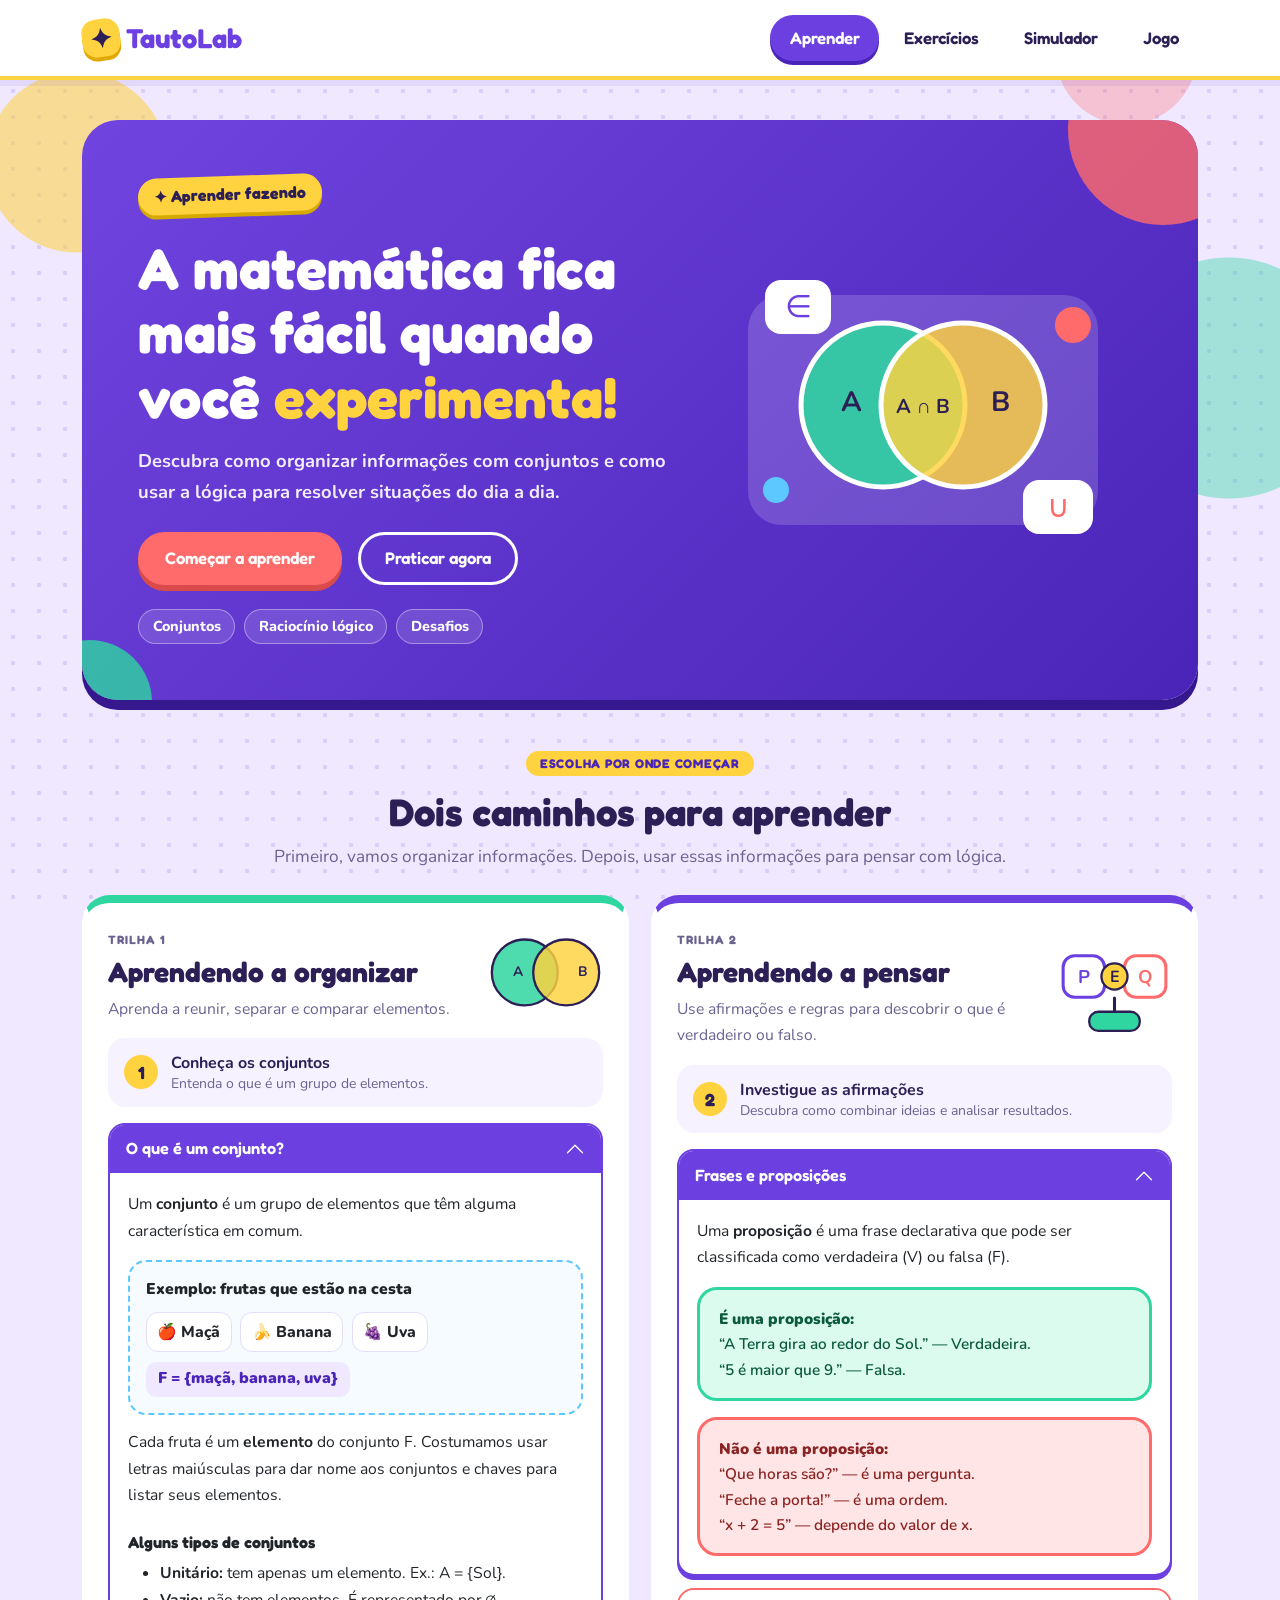
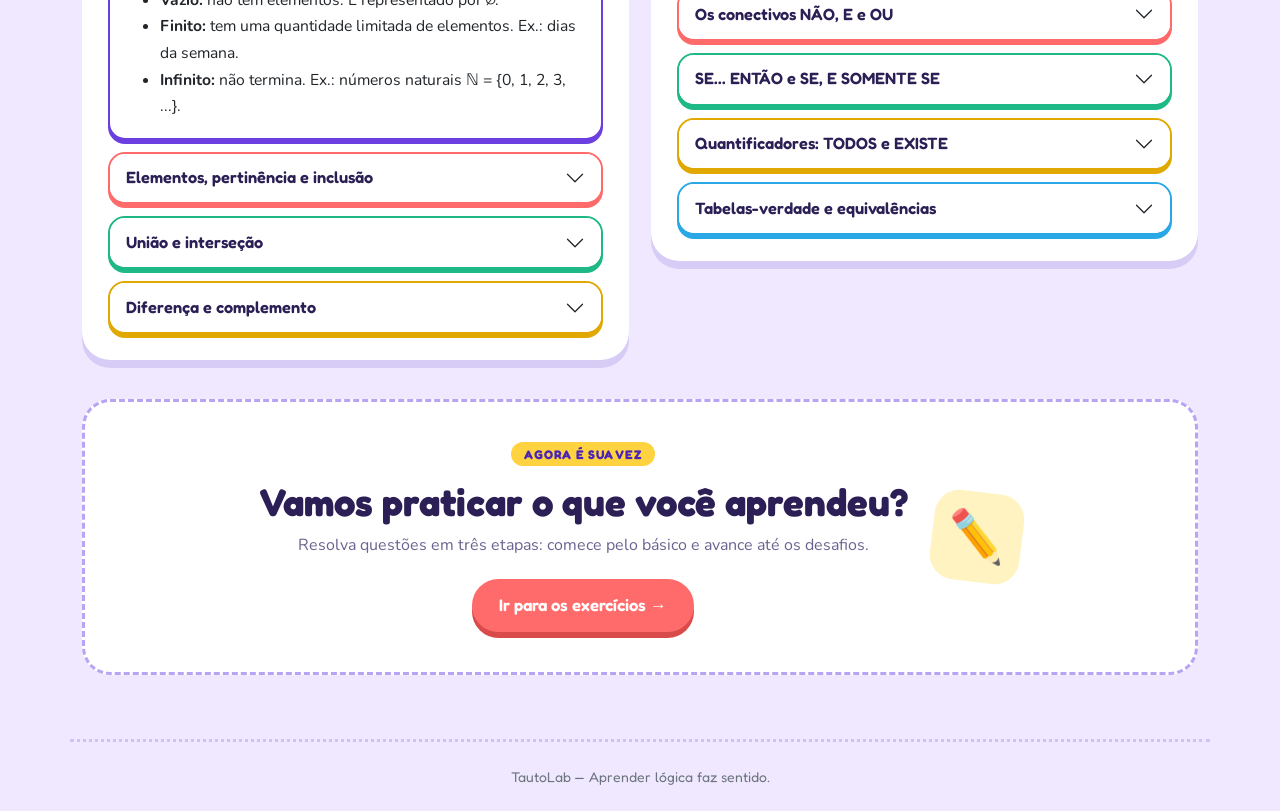
<file: index.html>
<!DOCTYPE html>
<html lang="pt-BR">

<head>
    <meta charset="UTF-8">
    <meta name="viewport" content="width=device-width, initial-scale=1.0">
    <meta name="description"
        content="Aprenda teoria dos conjuntos e lógica matemática com exemplos, atividades e explicações simples.">
    <title>TautoLab | Aprenda conjuntos e lógica</title>

    <link href="https://cdn.jsdelivr.net/npm/bootstrap@5.3.8/dist/css/bootstrap.min.css" rel="stylesheet">
    <link rel="stylesheet" href="css/style.css">
    <link rel="stylesheet" href="css/inicio.css">
</head>

<body class="pagina-aprender">

    <nav class="navbar navbar-expand-lg navbar-tauto">
        <div class="container">
            <a class="navbar-brand fw-bold" href="index.html">
                <span class="brand-mark" aria-hidden="true">✦</span> TautoLab
            </a>

            <button class="navbar-toggler" type="button" data-bs-toggle="collapse" data-bs-target="#navbarNav"
                aria-controls="navbarNav" aria-expanded="false" aria-label="Abrir menu">
                <span class="navbar-toggler-icon"></span>
            </button>

            <div class="collapse navbar-collapse" id="navbarNav">
                <ul class="navbar-nav ms-auto">
                    <li class="nav-item">
                        <a class="nav-link active" aria-current="page" href="index.html">Aprender</a>
                    </li>
                    <li class="nav-item">
                        <a class="nav-link" href="exercicios.html">Exercícios</a>
                    </li>
                    <li class="nav-item">
                        <a class="nav-link" href="simulador.html">Simulador</a>
                    </li>
                    <li class="nav-item">
                        <a class="nav-link" href="jogo.html">Jogo</a>
                    </li>
                </ul>
            </div>
        </div>
    </nav>

    <main class="container py-5">

        <!-- APRESENTAÇÃO -->
        <section class="inicio-hero" aria-labelledby="tituloPrincipal">

            <div class="inicio-hero-texto">

                <span class="hero-selo">✦ Aprender fazendo</span>

                <h1 id="tituloPrincipal">
                    A matemática fica mais fácil quando você
                    <span>experimenta!</span>
                </h1>

                <p>
                    Descubra como organizar informações com conjuntos
                    e como usar a lógica para resolver situações do dia a dia.
                </p>

                <div class="d-flex flex-wrap gap-3 mt-4">
                    <a class="btn btn-primary btn-lg" href="#trilhas">
                        Começar a aprender
                    </a>

                    <a class="btn btn-outline-primary btn-lg" href="exercicios.html">
                        Praticar agora
                    </a>
                </div>

                <div class="hero-tags" aria-label="Conteúdos do aplicativo">
                    <span>Conjuntos</span>
                    <span>Raciocínio lógico</span>
                    <span>Desafios</span>
                </div>

            </div>

            <!-- ILUSTRAÇÃO SVG -->
            <div class="inicio-hero-arte" aria-hidden="true">
                <svg viewBox="0 0 420 300" role="presentation">

                    <rect x="35" y="35" width="350" height="230" rx="34" fill="#ffffff" opacity=".16" />

                    <circle cx="170" cy="145" r="82" fill="#2fd6a0" fill-opacity=".88" stroke="#ffffff"
                        stroke-width="5" />

                    <circle cx="250" cy="145" r="82" fill="#ffd23f" fill-opacity=".82" stroke="#ffffff"
                        stroke-width="5" />

                    <text x="128" y="151" font-size="28" font-weight="700" fill="#2b1f55">A</text>

                    <text x="278" y="151" font-size="28" font-weight="700" fill="#2b1f55">B</text>

                    <text x="210" y="153" font-size="20" font-weight="700" text-anchor="middle" fill="#2b1f55">A ∩
                        B</text>

                    <rect x="52" y="20" width="66" height="54" rx="16" fill="#ffffff" />

                    <text x="85" y="57" font-size="31" text-anchor="middle" fill="#6c3fe0">∈</text>

                    <rect x="310" y="220" width="70" height="54" rx="16" fill="#ffffff" />

                    <text x="345" y="257" font-size="31" text-anchor="middle" fill="#ff6b6b">∪</text>

                    <circle cx="360" cy="65" r="18" fill="#ff6b6b" />
                    <circle cx="63" cy="230" r="13" fill="#5cc8ff" />

                </svg>
            </div>

        </section>


        <!-- APRESENTAÇÃO DAS TRILHAS -->
        <section id="trilhas" class="trilhas-intro">

            <span class="secao-etiqueta">
                ESCOLHA POR ONDE COMEÇAR
            </span>

            <h2>Dois caminhos para aprender</h2>

            <p>
                Primeiro, vamos organizar informações.
                Depois, usar essas informações para pensar com lógica.
            </p>

        </section>


        <div class="trilhas-grid">

            <!-- ================================= -->
            <!-- TRILHA 1 - APRENDENDO A ORGANIZAR -->
            <!-- ================================= -->

            <section class="trilha-card trilha-organizar" aria-labelledby="tituloOrganizar">

                <div class="trilha-topo">

                    <div>
                        <span class="trilha-numero">TRILHA 1</span>

                        <h2 id="tituloOrganizar">
                            Aprendendo a organizar
                        </h2>

                        <p>
                            Aprenda a reunir, separar e comparar elementos.
                        </p>
                    </div>

                    <!-- ILUSTRAÇÃO DE CONJUNTOS -->
                    <div class="trilha-ilustracao" aria-hidden="true">
                        <svg viewBox="0 0 150 120">
                            
                            <circle cx="48" cy="58" r="43" fill="#2fd6a0" fill-opacity=".85" stroke="#2b1f55"
                                stroke-width="3" />

                            
                            <circle cx="102" cy="58" r="43" fill="#ffd23f" fill-opacity=".82" stroke="#2b1f55"
                                stroke-width="3" />

                           
                            <text x="32" y="63" font-size="18" font-weight="700" fill="#2b1f55">A</text>

            
                            <text x="118" y="63" font-size="18" font-weight="700" fill="#2b1f55">B</text>
                        </svg>
                    </div>

                </div>


                <div class="trilha-passo">
                    <span>1</span>

                    <div>
                        <strong>Conheça os conjuntos</strong>
                        <small>Entenda o que é um grupo de elementos.</small>
                    </div>
                </div>


                <div class="accordion trilha-accordion" id="accordionConjuntos">

                    <!-- TÓPICO 1 -->
                    <article class="accordion-item">

                        <h3 class="accordion-header" id="conjuntosTitulo1">

                            <button class="accordion-button" type="button" data-bs-toggle="collapse"
                                data-bs-target="#conjuntos1" aria-expanded="true" aria-controls="conjuntos1">

                                O que é um conjunto?

                            </button>

                        </h3>

                        <div id="conjuntos1" class="accordion-collapse collapse show" aria-labelledby="conjuntosTitulo1"
                            data-bs-parent="#accordionConjuntos">

                            <div class="accordion-body">

                                <p>
                                    Um <strong>conjunto</strong> é um grupo de elementos
                                    que têm alguma característica em comum.
                                </p>

                                <div class="exemplo-visual">

                                    <span class="exemplo-titulo">
                                        Exemplo: frutas que estão na cesta
                                    </span>

                                    <div class="frutas-lista">
                                        <span>🍎 Maçã</span>
                                        <span>🍌 Banana</span>
                                        <span>🍇 Uva</span>
                                    </div>

                                    <div class="notacao">
                                        F = {maçã, banana, uva}
                                    </div>

                                </div>

                                <p>
                                    Cada fruta é um <strong>elemento</strong>
                                    do conjunto F. Costumamos usar letras maiúsculas
                                    para dar nome aos conjuntos e chaves para listar
                                    seus elementos.
                                </p>

                                <h4 class="h6 mt-4">Alguns tipos de conjuntos</h4>

                                <ul class="mb-0">
                                    <li>
                                        <strong>Unitário:</strong>
                                        tem apenas um elemento.
                                        Ex.: A = {Sol}.
                                    </li>

                                    <li>
                                        <strong>Vazio:</strong>
                                        não tem elementos.
                                        É representado por ∅.
                                    </li>

                                    <li>
                                        <strong>Finito:</strong>
                                        tem uma quantidade limitada de elementos.
                                        Ex.: dias da semana.
                                    </li>

                                    <li>
                                        <strong>Infinito:</strong>
                                        não termina.
                                        Ex.: números naturais
                                        ℕ = {0, 1, 2, 3, ...}.
                                    </li>
                                </ul>

                            </div>
                        </div>

                    </article>


                    <!-- TÓPICO 2 -->
                    <article class="accordion-item">

                        <h3 class="accordion-header" id="conjuntosTitulo2">

                            <button class="accordion-button collapsed" type="button" data-bs-toggle="collapse"
                                data-bs-target="#conjuntos2" aria-expanded="false" aria-controls="conjuntos2">

                                Elementos, pertinência e inclusão

                            </button>

                        </h3>

                        <div id="conjuntos2" class="accordion-collapse collapse" aria-labelledby="conjuntosTitulo2"
                            data-bs-parent="#accordionConjuntos">

                            <div class="accordion-body">

                                <p>
                                    Imagine uma caixa com materiais escolares.
                                    Se o lápis está dentro da caixa, ele pertence
                                    ao conjunto.
                                </p>

                                <div class="alert alert-info mb-3">

                                    <strong>Pertence: ∈</strong><br>

                                    C = {lápis, borracha, régua}<br>

                                    lápis <strong>∈ C</strong>
                                    (o lápis está no conjunto).<br>

                                    tesoura <strong>∉ C</strong>
                                    (a tesoura não está no conjunto).

                                </div>

                                <p>
                                    Agora imagine uma caixa menor que guarda apenas
                                    alguns elementos que também estão na caixa maior.
                                    Isso representa a <strong>inclusão</strong>.
                                </p>

                                <div class="alert alert-warning mb-3">

                                    <strong>Está contido: ⊆</strong><br>

                                    A = {2, 4} e B = {2, 4, 6, 8}.<br>

                                    Como todos os elementos de A também estão em B,
                                    podemos escrever <strong>A ⊆ B</strong>.

                                </div>

                                <div class="dica">
                                    <strong>Não confunda:</strong>
                                    ∈ relaciona um elemento a um conjunto.
                                    ⊆ relaciona um conjunto a outro conjunto.
                                </div>

                            </div>
                        </div>

                    </article>


                    <!-- TÓPICO 3 -->
                    <article class="accordion-item">

                        <h3 class="accordion-header" id="conjuntosTitulo3">

                            <button class="accordion-button collapsed" type="button" data-bs-toggle="collapse"
                                data-bs-target="#conjuntos3" aria-expanded="false" aria-controls="conjuntos3">

                                União e interseção

                            </button>

                        </h3>

                        <div id="conjuntos3" class="accordion-collapse collapse" aria-labelledby="conjuntosTitulo3"
                            data-bs-parent="#accordionConjuntos">

                            <div class="accordion-body">

                                <p>
                                    Imagine dois grupos de estudantes:
                                    um grupo gosta de futebol e outro gosta de vôlei.
                                </p>

                                <p>
                                    A = {Ana, Beto, Caio}<br>
                                    B = {Beto, Duda, Eva}
                                </p>

                                <div class="alert alert-info">

                                    <strong>União (A ∪ B) — juntar os grupos</strong><br>

                                    Reúne todos os nomes, sem repetir quem aparece
                                    nos dois grupos.<br>

                                    <strong>
                                        A ∪ B = {Ana, Beto, Caio, Duda, Eva}
                                    </strong>

                                </div>

                                <div class="alert alert-warning mb-0">

                                    <strong>Interseção (A ∩ B) — o que há em comum</strong><br>

                                    Mostra quem aparece nos dois grupos ao mesmo tempo.<br>

                                    <strong>A ∩ B = {Beto}</strong>

                                </div>

                            </div>
                        </div>

                    </article>


                    <!-- TÓPICO 4 -->
                    <article class="accordion-item">

                        <h3 class="accordion-header" id="conjuntosTitulo4">

                            <button class="accordion-button collapsed" type="button" data-bs-toggle="collapse"
                                data-bs-target="#conjuntos4" aria-expanded="false" aria-controls="conjuntos4">

                                Diferença e complemento

                            </button>

                        </h3>

                        <div id="conjuntos4" class="accordion-collapse collapse" aria-labelledby="conjuntosTitulo4"
                            data-bs-parent="#accordionConjuntos">

                            <div class="accordion-body">

                                <p>
                                    Considere A = {1, 2, 3, 4} e B = {3, 4, 5}.
                                    Também vamos considerar o universo
                                    U = {1, 2, 3, 4, 5, 6}.
                                </p>

                                <div class="alert alert-info">

                                    <strong>Diferença (A − B) — o que ficou só em A</strong><br>

                                    Retiramos de A os elementos que também aparecem em B.<br>

                                    <strong>A − B = {1, 2}</strong>

                                </div>

                                <div class="alert alert-warning mb-0">

                                    <strong>Complemento de A — o que ficou fora de A</strong><br>

                                    Procuramos no universo U os elementos que não estão em A.<br>

                                    <strong>Aᶜ = {5, 6}</strong>

                                </div>

                            </div>
                        </div>

                    </article>

                </div>
            </section>


            <!-- =============================== -->
            <!-- TRILHA 2 - APRENDENDO A PENSAR -->
            <!-- =============================== -->

            <section class="trilha-card trilha-pensar" aria-labelledby="tituloPensar">

                <div class="trilha-topo">

                    <div>
                        <span class="trilha-numero">TRILHA 2</span>

                        <h2 id="tituloPensar">
                            Aprendendo a pensar
                        </h2>

                        <p>
                            Use afirmações e regras para descobrir
                            o que é verdadeiro ou falso.
                        </p>
                    </div>

                    <!-- ILUSTRAÇÃO DE LÓGICA -->
                    <div class="trilha-ilustracao ilustracao-logica" aria-hidden="true">

                        <svg viewBox="0 0 150 120">

                            <rect x="8" y="18" width="54" height="54" rx="15" fill="#ffffff" stroke="#6c3fe0"
                                stroke-width="4" />

                            <rect x="88" y="18" width="54" height="54" rx="15" fill="#ffffff" stroke="#ff6b6b"
                                stroke-width="4" />

                            <text x="35" y="54" font-size="24" font-weight="700" text-anchor="middle"
                                fill="#6c3fe0">P</text>

                            <text x="115" y="54" font-size="24" font-weight="700" text-anchor="middle"
                                fill="#ff6b6b">Q</text>

                            <path d="M62 45 H88" stroke="#2b1f55" stroke-width="4" stroke-linecap="round" />

                            <circle cx="75" cy="45" r="17" fill="#ffd23f" stroke="#2b1f55" stroke-width="3" />

                            <text x="75" y="52" font-size="21" font-weight="700" text-anchor="middle"
                                fill="#2b1f55">E</text>

                            <path d="M75 73 V93" stroke="#2b1f55" stroke-width="4" stroke-linecap="round" />

                            <rect x="42" y="91" width="66" height="25" rx="12" fill="#2fd6a0" stroke="#2b1f55"
                                stroke-width="3" />

                        </svg>

                    </div>

                </div>


                <div class="trilha-passo">
                    <span>2</span>

                    <div>
                        <strong>Investigue as afirmações</strong>
                        <small>
                            Descubra como combinar ideias e analisar resultados.
                        </small>
                    </div>
                </div>


                <div class="accordion trilha-accordion" id="accordionLogica">

                    <!-- TÓPICO 1 -->
                    <article class="accordion-item">

                        <h3 class="accordion-header" id="logicaTitulo1">

                            <button class="accordion-button" type="button" data-bs-toggle="collapse"
                                data-bs-target="#logica1" aria-expanded="true" aria-controls="logica1">

                                Frases e proposições

                            </button>

                        </h3>

                        <div id="logica1" class="accordion-collapse collapse show" aria-labelledby="logicaTitulo1"
                            data-bs-parent="#accordionLogica">

                            <div class="accordion-body">

                                <p>
                                    Uma <strong>proposição</strong> é uma frase
                                    declarativa que pode ser classificada como
                                    verdadeira (V) ou falsa (F).
                                </p>

                                <div class="alert alert-success">

                                    <strong>É uma proposição:</strong><br>

                                    “A Terra gira ao redor do Sol.” — Verdadeira.<br>

                                    “5 é maior que 9.” — Falsa.

                                </div>

                                <div class="alert alert-danger mb-0">

                                    <strong>Não é uma proposição:</strong><br>

                                    “Que horas são?” — é uma pergunta.<br>

                                    “Feche a porta!” — é uma ordem.<br>

                                    “x + 2 = 5” — depende do valor de x.

                                </div>

                            </div>
                        </div>

                    </article>


                    <!-- TÓPICO 2 -->
                    <article class="accordion-item">

                        <h3 class="accordion-header" id="logicaTitulo2">

                            <button class="accordion-button collapsed" type="button" data-bs-toggle="collapse"
                                data-bs-target="#logica2" aria-expanded="false" aria-controls="logica2">

                                Os conectivos NÃO, E e OU

                            </button>

                        </h3>

                        <div id="logica2" class="accordion-collapse collapse" aria-labelledby="logicaTitulo2"
                            data-bs-parent="#accordionLogica">

                            <div class="accordion-body">

                                <p>
                                    Os conectivos juntam ou modificam proposições.
                                    Vamos começar pelos três mais comuns:
                                </p>

                                <ul>

                                    <li>
                                        <strong>NÃO (¬):</strong>
                                        inverte o valor. Se “está chovendo”
                                        é verdadeiro, “não está chovendo” é falso.
                                    </li>

                                    <li>
                                        <strong>E (∧):</strong>
                                        só é verdadeiro quando as duas partes
                                        são verdadeiras.
                                        Ex.: “Levei o caderno e o lápis”.
                                    </li>

                                    <li>
                                        <strong>OU (∨):</strong>
                                        é verdadeiro quando pelo menos uma parte
                                        é verdadeira. Na lógica, as duas também
                                        podem ser verdadeiras.
                                    </li>

                                </ul>

                                <div class="dica">

                                    <strong>Para lembrar:</strong>
                                    no conectivo E, as duas condições precisam funcionar.
                                    No OU, basta pelo menos uma.

                                </div>

                            </div>
                        </div>

                    </article>


                    <!-- TÓPICO 3 -->
                    <article class="accordion-item">

                        <h3 class="accordion-header" id="logicaTitulo3">

                            <button class="accordion-button collapsed" type="button" data-bs-toggle="collapse"
                                data-bs-target="#logica3" aria-expanded="false" aria-controls="logica3">

                                SE... ENTÃO e SE, E SOMENTE SE

                            </button>

                        </h3>

                        <div id="logica3" class="accordion-collapse collapse" aria-labelledby="logicaTitulo3"
                            data-bs-parent="#accordionLogica">

                            <div class="accordion-body">

                                <p>
                                    <strong>SE... ENTÃO (→)</strong>
                                    apresenta uma condição e sua consequência.
                                </p>

                                <div class="alert alert-info">
                                    “Se um número inteiro é múltiplo de 2,
                                    então ele é par.”
                                </div>

                                <p>
                                    <strong>SE, E SOMENTE SE (↔)</strong>
                                    indica que as duas afirmações têm
                                    o mesmo valor lógico.
                                </p>

                                <div class="alert alert-warning mb-0">
                                    “Um número inteiro é par se,
                                    e somente se, é divisível por 2.”
                                </div>

                            </div>
                        </div>

                    </article>


                    <!-- TÓPICO 4 -->
                    <article class="accordion-item">

                        <h3 class="accordion-header" id="logicaTitulo4">

                            <button class="accordion-button collapsed" type="button" data-bs-toggle="collapse"
                                data-bs-target="#logica4" aria-expanded="false" aria-controls="logica4">

                                Quantificadores: TODOS e EXISTE

                            </button>

                        </h3>

                        <div id="logica4" class="accordion-collapse collapse" aria-labelledby="logicaTitulo4"
                            data-bs-parent="#accordionLogica">

                            <div class="accordion-body">

                                <p>
                                    Quantificadores indicam quantos elementos
                                    de um grupo atendem a uma condição.
                                </p>

                                <p>Considere U = {2, 4, 6}.</p>

                                <div class="alert alert-info">

                                    <strong>∀ — para todo (TODOS)</strong><br>

                                    “Todos os elementos de U são pares.”
                                    É verdadeiro, porque 2, 4 e 6 são pares.<br>

                                    <span class="notacao">
                                        ∀x ∈ U, x é par
                                    </span>

                                </div>

                                <div class="dica mb-3">

                                    <strong>Dica para demonstrar:</strong>
                                    para confirmar uma afirmação com “TODOS”,
                                    verifique todos os elementos.
                                    Para mostrar que ela é falsa, basta encontrar
                                    um elemento que não cumpra a condição.
                                    Esse elemento é um <em>contraexemplo</em>.

                                </div>

                                <div class="alert alert-warning mb-0">

                                    <strong>∃ — existe (PELO MENOS UM)</strong><br>

                                    “Existe um elemento de U maior que 5.”
                                    É verdadeiro, porque 6 atende à condição.<br>

                                    <span class="notacao">
                                        ∃x ∈ U, x &gt; 5
                                    </span>

                                </div>

                            </div>
                        </div>

                    </article>


                    <!-- TÓPICO 5 -->
                    <article class="accordion-item">

                        <h3 class="accordion-header" id="logicaTitulo5">

                            <button class="accordion-button collapsed" type="button" data-bs-toggle="collapse"
                                data-bs-target="#logica5" aria-expanded="false" aria-controls="logica5">

                                Tabelas-verdade e equivalências

                            </button>

                        </h3>

                        <div id="logica5" class="accordion-collapse collapse" aria-labelledby="logicaTitulo5"
                            data-bs-parent="#accordionLogica">

                            <div class="accordion-body">

                                <p>
                                    A <strong>tabela-verdade</strong> mostra
                                    o resultado de uma expressão para todas
                                    as combinações possíveis de valores
                                    verdadeiros e falsos.
                                </p>

                                <p>Exemplo da expressão p ∧ q:</p>

                                <div class="table-responsive">

                                    <table class="table table-bordered table-sm text-center align-middle mb-3">

                                        <thead>
                                            <tr>
                                                <th>p</th>
                                                <th>q</th>
                                                <th>p ∧ q</th>
                                            </tr>
                                        </thead>

                                        <tbody>
                                            <tr>
                                                <td>V</td>
                                                <td>V</td>
                                                <td><strong>V</strong></td>
                                            </tr>

                                            <tr>
                                                <td>V</td>
                                                <td>F</td>
                                                <td>F</td>
                                            </tr>

                                            <tr>
                                                <td>F</td>
                                                <td>V</td>
                                                <td>F</td>
                                            </tr>

                                            <tr>
                                                <td>F</td>
                                                <td>F</td>
                                                <td>F</td>
                                            </tr>
                                        </tbody>

                                    </table>

                                </div>

                                <p>
                                    Ao observar a última coluna,
                                    podemos classificar uma expressão:
                                </p>

                                <ul>

                                    <li>
                                        <strong>Tautologia:</strong>
                                        sempre verdadeira.
                                        Ex.: p ∨ ¬p.
                                    </li>

                                    <li>
                                        <strong>Contradição:</strong>
                                        sempre falsa.
                                        Ex.: p ∧ ¬p.
                                    </li>

                                    <li>
                                        <strong>Contingência:</strong>
                                        às vezes verdadeira e às vezes falsa.
                                        Ex.: p ∧ q.
                                    </li>

                                </ul>

                                <hr>

                                <h4 class="h6">
                                    Quando duas expressões são equivalentes?
                                </h4>

                                <p>
                                    Quando apresentam os mesmos resultados
                                    em todas as linhas da tabela-verdade.
                                    Por exemplo:
                                </p>

                                <div class="dica mb-0">

                                    <strong>Dupla negação:</strong>
                                    ¬(¬p) ≡ p<br>

                                    <strong>Lei de De Morgan:</strong>
                                    ¬(p ∧ q) ≡ ¬p ∨ ¬q<br>

                                    <strong>Condicional:</strong>
                                    p → q ≡ ¬p ∨ q

                                </div>

                            </div>
                        </div>

                    </article>

                </div>
            </section>

        </div>


        <!-- CHAMADA PARA OS EXERCÍCIOS -->
        <section class="proxima-etapa text-center">

            <div>
                <span class="secao-etiqueta">AGORA É SUA VEZ</span>

                <h2>Vamos praticar o que você aprendeu?</h2>

                <p>
                    Resolva questões em três etapas:
                    comece pelo básico e avance até os desafios.
                </p>

                <a href="exercicios.html" class="btn btn-primary btn-lg">
                    Ir para os exercícios →
                </a>
            </div>

            <div class="proxima-icone" aria-hidden="true">
                ✏️
            </div>

        </section>

    </main>


    <footer class="container py-4 text-center text-secondary small">
        TautoLab — Aprender lógica faz sentido.
    </footer>

    <script src="https://cdn.jsdelivr.net/npm/bootstrap@5.3.8/dist/js/bootstrap.bundle.min.js"></script>
    <script src="js/aprender.js"></script>

</body>

</html>
</file>
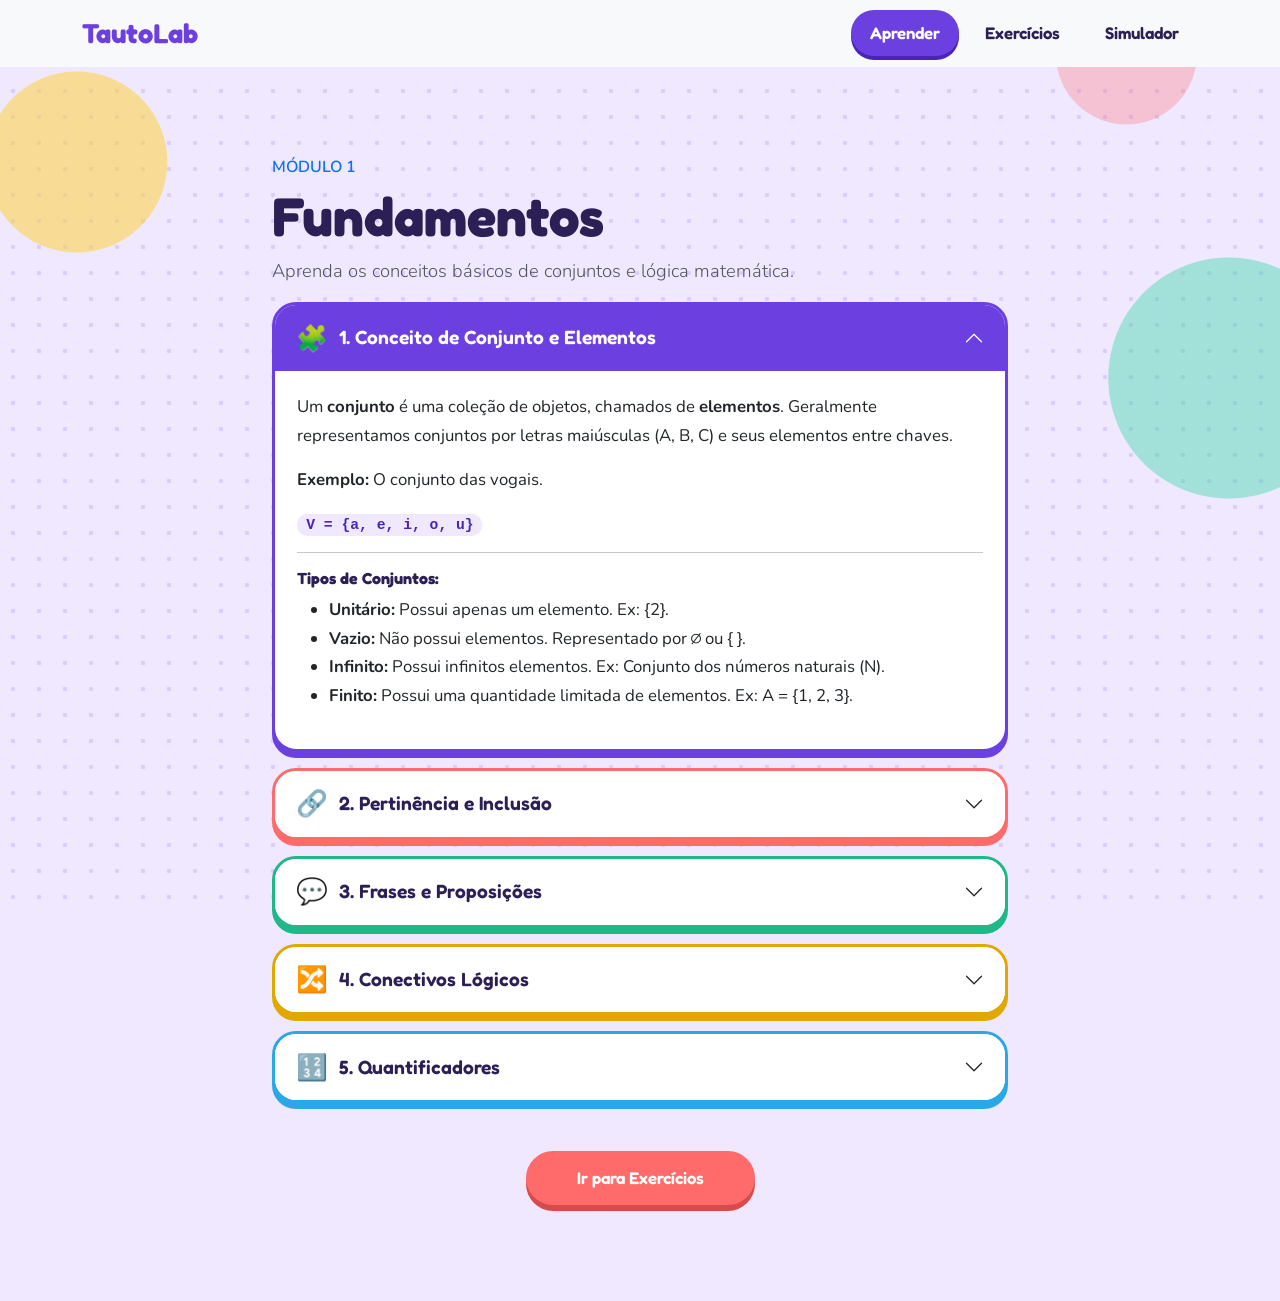
<file: aprender.html>
<!DOCTYPE html>
<html lang="pt-br">

<head>
    <meta charset="UTF-8">
    <meta name="viewport" content="width=device-width, initial-scale=1.0">
    <title>TautoLab - Aprender</title>
    <!-- Bootstrap 5.3.8 CSS -->
    <link href="https://cdn.jsdelivr.net/npm/bootstrap@5.3.8/dist/css/bootstrap.min.css" rel="stylesheet"
        integrity="sha384-sRIl4kxILFvY47J16cr9ZwB07vP4J8+LH7qKQnuqkuIAvNWLzeN8tE5YBujZqJLB" crossorigin="anonymous">
    <!-- CSS -->
    <link rel="stylesheet" href="css/style.css">
</head>

<body>

    <!-- Navbar Simples -->
    <nav class="navbar navbar-expand-lg bg-body-tertiary">
        <div class="container">
            <a class="navbar-brand fw-bold" href="aprender.html">TautoLab</a>
            <button class="navbar-toggler" type="button" data-bs-toggle="collapse" data-bs-target="#navbarNav">
                <span class="navbar-toggler-icon"></span>
            </button>
            <div class="collapse navbar-collapse" id="navbarNav">
                <ul class="navbar-nav ms-auto">
                    <li class="nav-item">
                        <a class="nav-link active" href="aprender.html">Aprender</a>
                    </li>
                    <li class="nav-item">
                        <a class="nav-link" href="exercicios.html">Exercícios</a>
                    </li>
                    <li class="nav-item">
                        <a class="nav-link" href="simulador.html">Simulador</a>
                    </li>
                </ul>
            </div>
        </div>
    </nav>

    <!-- Conteúdo Principal (Módulo 1) -->
    <main class="container my-5">
        <div class="row">
            <div class="col-lg-8 mx-auto">
                <span class="text-primary fw-semibold">
                    MÓDULO 1
                </span>
                <h1 class="fw-bold mt-2">
                    Fundamentos
                </h1>
                <p class="lead text-muted">Aprenda os conceitos básicos de conjuntos e lógica matemática.</p>

                <!-- Accordion para organizar os tópicos -->
                <div class="accordion" id="accordionAprender">

                    <!-- Tópico 1: Conjuntos -->
                    <div class="accordion-item">
                        <h2 class="accordion-header">
                            <button class="accordion-button" type="button" data-bs-toggle="collapse"
                                data-bs-target="#topico1" aria-expanded="true">
                                1. Conceito de Conjunto e Elementos
                            </button>
                        </h2>
                        <div id="topico1" class="accordion-collapse collapse show" data-bs-parent="#accordionAprender">
                            <div class="accordion-body">
                                <p>Um <strong>conjunto</strong> é uma coleção de objetos, chamados de
                                    <strong>elementos</strong>. Geralmente representamos conjuntos por letras maiúsculas
                                    (A, B, C) e seus elementos entre chaves.
                                </p>
                                <p><strong>Exemplo:</strong> O conjunto das vogais.</p>
                                <code>V = {a, e, i, o, u}</code>
                                <hr>
                                <h6>Tipos de Conjuntos:</h6>
                                <ul>
                                    <li><strong>Unitário:</strong> Possui apenas um elemento. Ex: {2}.</li>
                                    <li><strong>Vazio:</strong> Não possui elementos. Representado por ∅ ou { }.</li>
                                    <li><strong>Infinito:</strong> Possui infinitos elementos. Ex: Conjunto dos números
                                        naturais (N).</li>
                                    <li><strong>Finito:</strong> Possui uma quantidade limitada de elementos.
                                        Ex: A = {1, 2, 3}.</li>
                                </ul>
                            </div>
                        </div>
                    </div>

                    <!-- Tópico 2: Pertinência e Inclusão -->
                    <div class="accordion-item">
                        <h2 class="accordion-header">
                            <button class="accordion-button collapsed" type="button" data-bs-toggle="collapse"
                                data-bs-target="#topico2">
                                2. Pertinência e Inclusão
                            </button>
                        </h2>
                        <div id="topico2" class="accordion-collapse collapse" data-bs-parent="#accordionAprender">
                            <div class="accordion-body">
                                <p>Estes são os símbolos que usamos para relacionar elementos e conjuntos.</p>
                                <div class="alert alert-info">
                                    <strong>Pertinência (∈ / ∉):</strong> Relaciona um <em>elemento</em> a um
                                    conjunto.<br>
                                    Ex: <code>a ∈ V</code> (a pertence a V) ou <code>b ∉ V</code> (b não pertence a V).
                                </div>
                                <div class="alert alert-warning">
                                    <strong>Inclusão (⊂ / ⊃):</strong> Relaciona um <em>conjunto</em> a outro
                                    conjunto.<br>
                                    Ex: Se A = {1, 2} e B = {1, 2, 3, 4}, então <code>A ⊂ B</code> (A está contido em
                                    B).
                                </div>

                            </div>
                        </div>
                    </div>

                    <!-- Tópico 3: Frases e Proposições -->
                    <div class="accordion-item">
                        <h2 class="accordion-header">
                            <button class="accordion-button collapsed" type="button" data-bs-toggle="collapse"
                                data-bs-target="#topico3">
                                3. Frases e Proposições
                            </button>
                        </h2>
                        <div id="topico3" class="accordion-collapse collapse" data-bs-parent="#accordionAprender">
                            <div class="accordion-body">
                                <p>Nem toda frase é uma proposição. Uma <strong>proposição</strong> é uma sentença
                                    declarativa que pode ser classificada como <strong>Verdadeira (V)</strong> ou
                                    <strong>Falsa (F)</strong>.
                                </p>
                                <ul>
                                    <li><strong>É proposição:</strong> "O Brasil fica na América do Sul." (V)</li>
                                    <li><strong>É proposição:</strong> "2 + 2 = 5." (F)</li>
                                    <li><strong>Não é proposição:</strong> "Qual é o seu nome?" (Pergunta)</li>
                                    <li><strong>Não é proposição:</strong> "Estude para a prova!" (Imperativo)</li>
                                </ul>
                            </div>
                        </div>
                    </div>

                    <!-- Tópico 4: Conectivos Lógicos -->
                    <div class="accordion-item">
                        <h2 class="accordion-header">
                            <button class="accordion-button collapsed" type="button" data-bs-toggle="collapse"
                                data-bs-target="#topico4">
                                4. Conectivos Lógicos
                            </button>
                        </h2>
                        <div id="topico4" class="accordion-collapse collapse" data-bs-parent="#accordionAprender">
                            <div class="accordion-body">
                                <p>Os conectivos servem para combinar proposições simples e formar proposições
                                    compostas.</p>
                                <table class="table table-bordered">
                                    <thead>
                                        <tr>
                                            <th>Conectivo</th>
                                            <th>Símbolo</th>
                                            <th>Nome</th>
                                        </tr>
                                    </thead>
                                    <tbody>
                                        <tr>
                                            <td>NÃO</td>
                                            <td>~</td>
                                            <td>Negação</td>
                                        </tr>
                                        <tr>
                                            <td>E</td>
                                            <td>∧</td>
                                            <td>Conjunção</td>
                                        </tr>
                                        <tr>
                                            <td>OU</td>
                                            <td>∨</td>
                                            <td>Disjunção</td>
                                        </tr>
                                        <tr>
                                            <td>SE... ENTÃO</td>
                                            <td>→</td>
                                            <td>Condicional</td>
                                        </tr>
                                        <tr>
                                            <td>SE E SOMENTE SE</td>
                                            <td>↔</td>
                                            <td>Bicondicional</td>
                                        </tr>
                                    </tbody>
                                </table>
                                <p class="mt-3"><em>*Na próxima aba (Simulador), você poderá testar como esses
                                        conectivos funcionam na prática.</em></p>
                            </div>
                        </div>
                    </div>

                    <!-- Tópico 5: Quantificadores -->
                    <div class="accordion-item">
                        <h2 class="accordion-header">
                            <button class="accordion-button collapsed" type="button" data-bs-toggle="collapse"
                                data-bs-target="#topico5">
                                5. Quantificadores
                            </button>
                        </h2>
                        <div id="topico5" class="accordion-collapse collapse" data-bs-parent="#accordionAprender">
                            <div class="accordion-body">

                                <p>Os quantificadores indicam quantos elementos de um universo
                                    satisfazem determinada propriedade.</p>

                                <ul>
                                    <li>
                                        <strong>Universal (∀):</strong> Significa "para todo".
                                        Exemplo: <code>∀x ∈ ℕ, x + 0 = x</code>.
                                        A sentença afirma que todo número natural somado a zero
                                        permanece igual a ele mesmo.
                                    </li>
                                    <li>
                                        <strong>Existencial (∃):</strong> Significa "existe pelo menos um".
                                        Exemplo: <code>∃x ∈ {1, 2, 3}, x > 2</code>.
                                        A sentença é verdadeira porque existe um elemento do universo,
                                        o número 3, que é maior que 2.
                                    </li>
                                </ul>

                            </div>
                        </div>
                    </div>

                </div>
                <!-- Fim do Accordion -->

                <!-- Botão para ir ao próximo módulo -->
                <div class="mt-5 text-center">
                    <a href="exercicios.html" class="btn btn-primary btn-lg px-5">Ir para Exercícios <i
                            class="bi bi-arrow-right"></i></a>
                </div>

            </div>
        </div>
    </main>

    <!-- Bootstrap 5.3.8 JS Bundle (inclui Popper) -->
    <script src="https://cdn.jsdelivr.net/npm/bootstrap@5.3.8/dist/js/bootstrap.bundle.min.js"
        integrity="sha384-FKyoEForCGlyvwx9Hj09JcYn3nv7wiPVlz7YYwJrWVcXK/BmnVDxM+D2scQbITxI"
        crossorigin="anonymous"></script>

    <script src="js/aprender.js"></script>
</body>

</html>
</file>
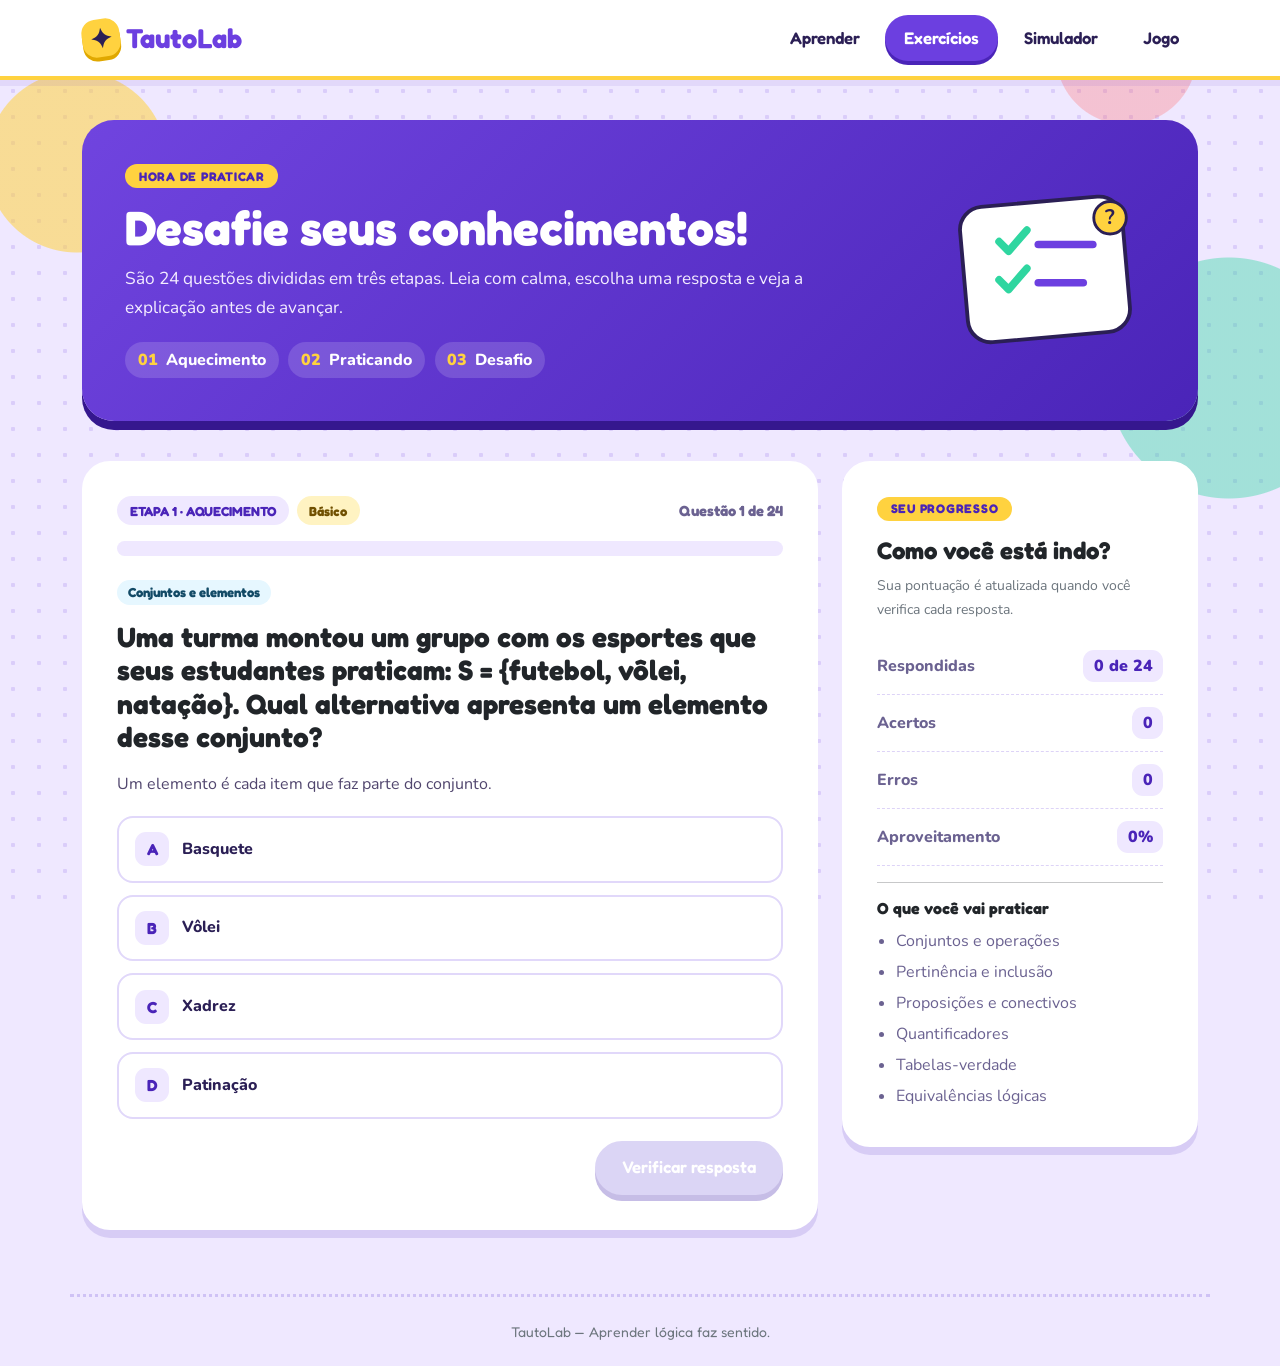
<file: exercicios.html>
<!DOCTYPE html>
<html lang="pt-BR">
<head>
    <meta charset="UTF-8">
    <meta name="viewport" content="width=device-width, initial-scale=1.0">

    <meta name="description" content="Pratique teoria dos conjuntos e lógica matemática em três etapas de dificuldade.">

    <title>TautoLab | Exercícios</title>

    <link href="https://cdn.jsdelivr.net/npm/bootstrap@5.3.8/dist/css/bootstrap.min.css" rel="stylesheet">

    <link rel="stylesheet" href="css/style.css">
    <link rel="stylesheet" href="css/exercicios.css">
</head>

<body class="pagina-exercicios">

    <nav class="navbar navbar-expand-lg navbar-tauto border-bottom">

        <div class="container">

            <a class="navbar-brand fw-bold" href="index.html">
                <span class="brand-mark" aria-hidden="true">✦</span>
                TautoLab
            </a>

            <button class="navbar-toggler" type="button"
                data-bs-toggle="collapse"
                data-bs-target="#navbarNav"
                aria-controls="navbarNav"
                aria-expanded="false"
                aria-label="Abrir menu">

                <span class="navbar-toggler-icon"></span>

            </button>

            <div class="collapse navbar-collapse" id="navbarNav">

                <ul class="navbar-nav ms-auto">

                    <li class="nav-item">
                        <a class="nav-link" href="index.html">Aprender</a>
                    </li>

                    <li class="nav-item">
                        <a class="nav-link active"
                            aria-current="page"
                            href="exercicios.html">
                            Exercícios
                        </a>
                    </li>

                    <li class="nav-item">
                        <a class="nav-link" href="simulador.html">Simulador</a>
                    </li>

                    <li class="nav-item">
                        <a class="nav-link" href="jogo.html">Jogo</a>
                    </li>

                </ul>

            </div>

        </div>

    </nav>


    <main class="container py-5">

        <!-- APRESENTAÇÃO -->
        <section class="exercicios-hero">

            <div>

                <span class="secao-etiqueta">
                    HORA DE PRATICAR
                </span>

                <h1>
                    Desafie seus conhecimentos!
                </h1>

                <p>
                    São 24 questões divididas em três etapas.
                    Leia com calma, escolha uma resposta e veja
                    a explicação antes de avançar.
                </p>

                <div class="etapas-resumo" aria-label="Etapas dos exercícios">

                    <span><b>01</b> Aquecimento</span>
                    <span><b>02</b> Praticando</span>
                    <span><b>03</b> Desafio</span>

                </div>

            </div>


            <!-- ILUSTRAÇÃO SVG -->
            <div class="exercicios-hero-arte" aria-hidden="true">

                <svg viewBox="0 0 230 170">

                    <rect x="30" y="12" width="170" height="142"
                        rx="24"
                        fill="#fff"
                        stroke="#2b1f55"
                        stroke-width="4"
                        transform="rotate(-5 115 83)"/>

                    <path d="M67 54 l10 10 19 -22"
                        fill="none"
                        stroke="#2fd6a0"
                        stroke-width="8"
                        stroke-linecap="round"
                        stroke-linejoin="round"/>

                    <path d="M108 57 H165"
                        stroke="#6c3fe0"
                        stroke-width="8"
                        stroke-linecap="round"/>

                    <path d="M67 94 l10 10 19 -22"
                        fill="none"
                        stroke="#2fd6a0"
                        stroke-width="8"
                        stroke-linecap="round"
                        stroke-linejoin="round"/>

                    <path d="M108 97 H155"
                        stroke="#6c3fe0"
                        stroke-width="8"
                        stroke-linecap="round"/>

                    <circle cx="183" cy="29" r="17"
                        fill="#ffd23f"
                        stroke="#2b1f55"
                        stroke-width="3"/>

                    <text x="183" y="36"
                        text-anchor="middle"
                        font-size="22"
                        font-weight="700"
                        fill="#2b1f55">?</text>

                </svg>

            </div>

        </section>


        <div class="row g-4 align-items-start mt-3">

            <!-- ÁREA DAS QUESTÕES -->
            <section class="col-lg-8" aria-labelledby="tituloQuestao">

                <div class="card shadow-sm question-card">

                    <div class="card-body">

                        <div class="questao-cabecalho">

                            <div class="d-flex flex-wrap gap-2 align-items-center">

                                <span class="etapa-badge" id="etapa">
                                    ETAPA 1 · AQUECIMENTO
                                </span>

                                <span class="nivel-badge" id="nivel">
                                    Básico
                                </span>

                            </div>

                            <span class="questao-contador" id="contador">
                                Questão 1 de 24
                            </span>

                        </div>


                        <!-- BARRA DE PROGRESSO -->
                        <div class="progress questao-progresso"
                            id="barraProgresso"
                            role="progressbar"
                            aria-label="Progresso dos exercícios"
                            aria-valuemin="0"
                            aria-valuemax="100"
                            aria-valuenow="0">

                            <div class="progress-bar" id="progresso"></div>

                        </div>


                        <!-- CONTEÚDO DINÂMICO -->
                        <div id="areaQuestao">

                            <span class="categoria-questao" id="categoria">
                                Conjuntos
                            </span>

                            <h2 class="h3 mt-3 mb-3" id="tituloQuestao">
                                Questão
                            </h2>

                            <div id="conteudoQuestao" class="conteudo-questao"></div>

                            <div id="alternativas"
                                class="alternativas"
                                role="radiogroup"
                                aria-label="Escolha uma alternativa">
                            </div>

                        </div>


                        <!-- FEEDBACK -->
                        <div id="feedback"
                            class="feedback-box d-none"
                            aria-live="polite">
                        </div>


                        <!-- BOTÕES -->
                        <div class="acoes-questao">

                            <button type="button"
                                class="btn btn-primary"
                                id="btnVerificar"
                                disabled>

                                Verificar resposta

                            </button>

                            <button type="button"
                                class="btn btn-primary d-none"
                                id="btnProxima">

                                Próxima questão →

                            </button>

                        </div>

                    </div>

                </div>

            </section>


            <!-- PAINEL DE DESEMPENHO -->
            <aside class="col-lg-4" aria-labelledby="tituloDesempenho">

                <div class="card desempenho-card">

                    <div class="card-body">

                        <span class="secao-etiqueta">
                            SEU PROGRESSO
                        </span>

                        <h2 id="tituloDesempenho" class="h4 mt-3">
                            Como você está indo?
                        </h2>

                        <p class="text-secondary small">
                            Sua pontuação é atualizada quando você
                            verifica cada resposta.
                        </p>


                        <div class="estatistica">
                            <span>Respondidas</span>
                            <strong id="respondidas">0 de 24</strong>
                        </div>

                        <div class="estatistica">
                            <span>Acertos</span>
                            <strong id="acertos">0</strong>
                        </div>

                        <div class="estatistica">
                            <span>Erros</span>
                            <strong id="erros">0</strong>
                        </div>

                        <div class="estatistica">
                            <span>Aproveitamento</span>
                            <strong id="pontuacao">0%</strong>
                        </div>


                        <hr>


                        <h3 class="h6">
                            O que você vai praticar
                        </h3>

                        <ul class="topicos-lista">

                            <li>Conjuntos e operações</li>
                            <li>Pertinência e inclusão</li>
                            <li>Proposições e conectivos</li>
                            <li>Quantificadores</li>
                            <li>Tabelas-verdade</li>
                            <li>Equivalências lógicas</li>

                        </ul>

                    </div>

                </div>

            </aside>

        </div>


        <!-- RESULTADO FINAL -->
        <section id="resultadoFinal"
            class="card resultado-card d-none mt-4"
            aria-live="polite">

            <div class="card-body text-center">

                <span class="secao-etiqueta">
                    FIM DO DESAFIO
                </span>

                <h2 class="h2 mt-3">
                    Você concluiu as três etapas!
                </h2>

                <p id="mensagemFinal" class="text-secondary"></p>

                <div class="resultado-final-numero" id="notaFinal">
                    0/24
                </div>

                <p id="resumoFinal" class="resultado-resumo"></p>

                <button class="btn btn-primary" id="btnReiniciar">
                    Refazer os exercícios
                </button>

                <a href="index.html" class="btn btn-outline-primary ms-2">
                    Voltar ao aprendizado
                </a>

            </div>

        </section>

    </main>


    <footer class="container py-4 text-center text-secondary small">
        TautoLab — Aprender lógica faz sentido.
    </footer>


    <script src="https://cdn.jsdelivr.net/npm/bootstrap@5.3.8/dist/js/bootstrap.bundle.min.js"></script>
    <script src="js/exercicios.js"></script>

</body>
</html>
</file>
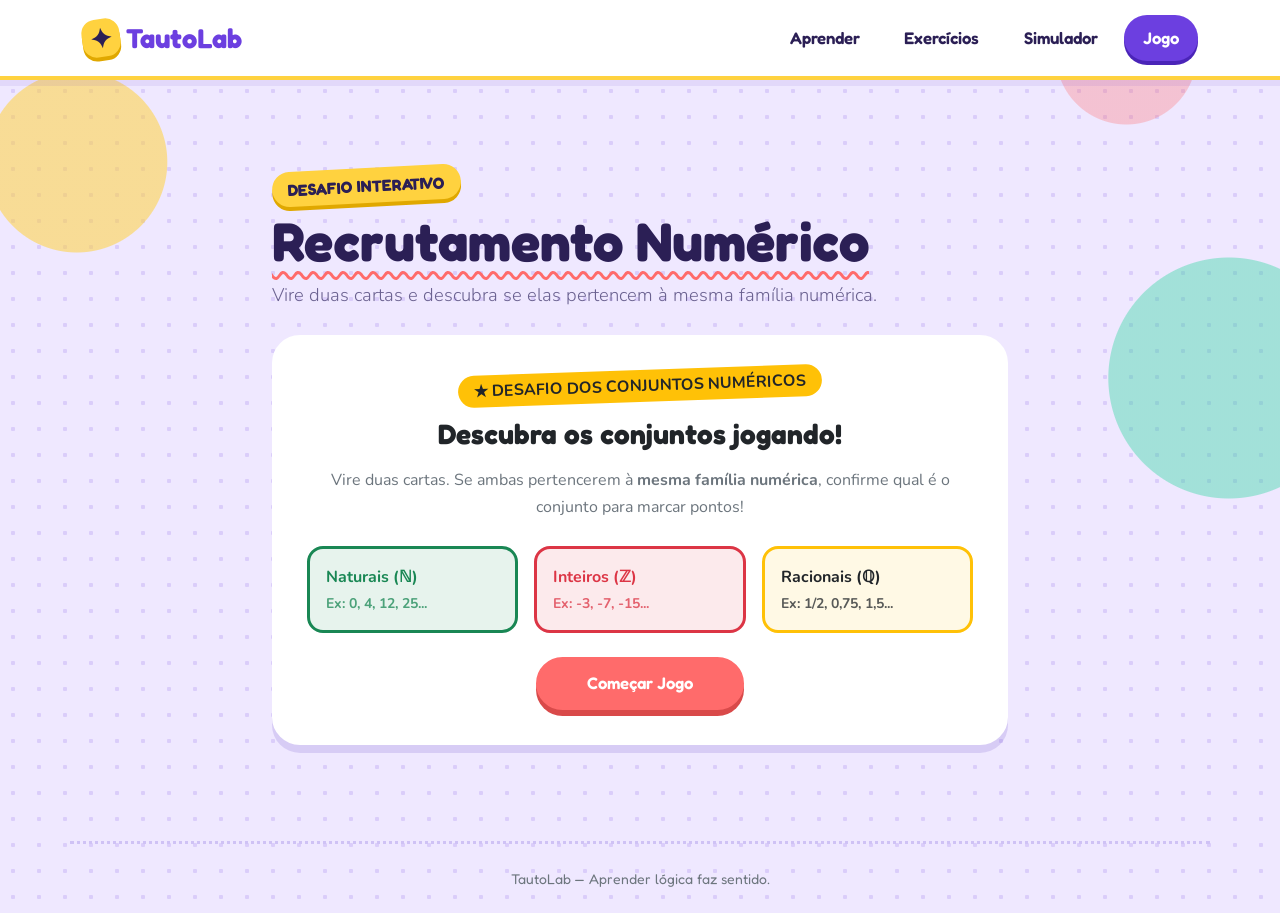
<file: jogo.html>
<!DOCTYPE html>
<html lang="pt-BR">

<head>
    <meta charset="UTF-8">
    <meta name="viewport" content="width=device-width, initial-scale=1.0">
    <title>TautoLab - Recrutamento Numérico</title>

    <!-- Bootstrap 5.3.8 CSS -->
    <link href="https://cdn.jsdelivr.net/npm/bootstrap@5.3.8/dist/css/bootstrap.min.css" rel="stylesheet"
        integrity="sha384-sRIl4kxILFvY47J16cr9ZwB07vP4J8+LH7qKQnuqkuIAvNWLzeN8tE5YBujZqJLB" crossorigin="anonymous">
    
    <!-- CSS geral do projeto -->
    <link rel="stylesheet" href="css/style.css">

    <!-- Estilo do jogo -->
    <style>
        .perspective { perspective: 1000px; }
        .card-inner { transform-style: preserve-3d; transition: transform 0.4s; }
        .flipped { transform: rotateY(180deg); }
        .face { backface-visibility: hidden; }
        .back { transform: rotateY(180deg); }

        .card-front {
            background: linear-gradient(135deg, #7b4dff, #5a2fd6);
            border: 3px solid #fff;
            box-shadow: 0 6px 0 var(--violet-dark);
            color: var(--sun);
        }

        .card-back {
            background: #fff;
            border: 3px solid var(--violet);
            box-shadow: 0 6px 0 rgba(74, 36, 184, .18);
            color: var(--ink);
        }

        .card-done .card-back {
            background: #dcfbef;
            border-color: var(--mint-dark, #1fb887);
            box-shadow: 0 6px 0 #1fb887;
        }
    </style>
</head>

<body class="pagina-aprender">

    <!-- Navbar padrão do site -->
    <nav class="navbar navbar-expand-lg navbar-tauto">
        <div class="container">
            <a class="navbar-brand fw-bold" href="index.html">
                <span class="brand-mark" aria-hidden="true">✦</span> TautoLab
            </a>
            <button class="navbar-toggler" type="button" data-bs-toggle="collapse" data-bs-target="#navbarNav">
                <span class="navbar-toggler-icon"></span>
            </button>
            <div class="collapse navbar-collapse" id="navbarNav">
                <ul class="navbar-nav ms-auto">
                    <li class="nav-item">
                        <a class="nav-link" href="index.html">Aprender</a>
                    </li>
                    <li class="nav-item">
                        <a class="nav-link" href="exercicios.html">Exercícios</a>
                    </li>
                    <li class="nav-item">
                        <a class="nav-link" href="simulador.html">Simulador</a>
                    </li>
                    <li class="nav-item">
                        <a class="nav-link active" aria-current="page" href="jogo.html">Jogo</a>
                    </li>
                </ul>
            </div>
        </div>
    </nav>

    <!-- Conteúdo Principal -->
    <main class="container my-5">
        <div class="row">
            <div class="col-lg-8 mx-auto">
                
                <span class="text-primary fw-semibold">
                    DESAFIO INTERATIVO
                </span>
                <h1 class="fw-bold mt-2">
                    Recrutamento Numérico
                </h1>
                <p class="lead text-muted">Vire duas cartas e descubra se elas pertencem à mesma família numérica.</p>

                <!-- TELA INICIAL -->
                <div id="view-start" class="card shadow-sm mt-4">
                    <div class="card-body p-4 p-md-5 text-center">
                        <span class="badge bg-warning text-dark mb-3 px-3 py-2 rounded-pill fs-6" style="transform: rotate(-2deg); display: inline-block;">
                            ★ DESAFIO DOS CONJUNTOS NUMÉRICOS
                        </span>

                        <h2 class="h3 fw-bold mb-3">Descubra os conjuntos jogando!</h2>
                        <p class="text-secondary mb-4">
                            Vire duas cartas. Se ambas pertencerem à <strong>mesma família numérica</strong>, confirme qual é o conjunto para marcar pontos!
                        </p>

                        <div class="row g-3 mb-4 text-start">
                            <div class="col-md-4">
                                <div class="p-3 bg-success bg-opacity-10 border border-success border-3 rounded-4 text-success fw-bold">
                                    <div>Naturais (ℕ)</div>
                                    <div class="small opacity-75 mt-1">Ex: 0, 4, 12, 25...</div>
                                </div>
                            </div>
                            <div class="col-md-4">
                                <div class="p-3 bg-danger bg-opacity-10 border border-danger border-3 rounded-4 text-danger fw-bold">
                                    <div>Inteiros (ℤ)</div>
                                    <div class="small opacity-75 mt-1">Ex: -3, -7, -15...</div>
                                </div>
                            </div>
                            <div class="col-md-4">
                                <div class="p-3 bg-warning bg-opacity-10 border border-warning border-3 rounded-4 text-dark fw-bold">
                                    <div>Racionais (ℚ)</div>
                                    <div class="small opacity-75 mt-1">Ex: 1/2, 0,75, 1,5...</div>
                                </div>
                            </div>
                        </div>

                        <button onclick="startGame()" class="btn btn-primary btn-lg px-5">
                            Começar Jogo
                        </button>
                    </div>
                </div>

                <!-- TELA DO JOGO -->
                <div id="view-game" class="d-none mt-4">
                    
                    <!-- Placar e Botão de Reiniciar alinhados lado a lado -->
                    <div class="d-flex align-items-center gap-2 mb-3">
                        <div class="row g-2 text-center fw-bold flex-grow-1 m-0">
                            <div class="col-6 ps-0">
                                <div id="box-p1" class="p-2 bg-white rounded-4 border border-primary border-3 shadow-sm transition-all">
                                    Jogador 1: <span id="score-p1" class="text-primary fs-5">0</span>
                                </div>
                            </div>
                            <div class="col-6 pe-0">
                                <div id="box-p2" class="p-2 bg-white rounded-4 border border-3 border-transparent opacity-50 transition-all">
                                    Jogador 2: <span id="score-p2" class="text-danger fs-5">0</span>
                                </div>
                            </div>
                        </div>
                        <button onclick="startGame()" class="btn btn-outline-secondary rounded-4 px-3 py-2 fw-bold text-nowrap" title="Reiniciar partida">
                            🔄 Reiniciar
                        </button>
                    </div>

                    <!-- Barra de Status -->
                    <div id="msg" class="alert alert-info text-center fw-bold mb-3 rounded-4 py-3 shadow-sm" role="alert">
                        Vez do Jogador 1
                    </div>

                    <!-- Quiz de Confirmação -->
                    <div id="quiz" class="d-none alert alert-warning p-4 rounded-4 text-center mb-3 shadow-sm">
                        <div class="fw-bold fs-5 mb-3">Mesma família encontrada! Qual é o conjunto?</div>
                        <div class="d-flex justify-content-center gap-2 flex-wrap">
                            <button onclick="checkFam('N')" class="btn btn-success rounded-pill px-4">Naturais (ℕ)</button>
                            <button onclick="checkFam('Z')" class="btn btn-danger rounded-pill px-4">Inteiros (ℤ)</button>
                            <button onclick="checkFam('Q')" class="btn btn-warning rounded-pill px-4">Racionais (ℚ)</button>
                        </div>
                    </div>

                    <!-- Tabuleiro com 16 cartas -->
                    <div id="board" class="row g-2"></div>
                </div>

                <!-- TELA FINAL -->
                <div id="view-win" class="d-none card shadow-sm mt-4">
                    <div class="card-body p-4 p-md-5 text-center">
                        <span class="badge bg-success mb-3 px-3 py-2 rounded-pill fs-6">✦ PARTIDA CONCLUÍDA</span>
                        <h2 id="win-text" class="h3 fw-bold text-primary mb-3"></h2>
                        <div id="win-scores" class="alert alert-warning rounded-4 p-3 fw-bold mb-4"></div>
                        <p class="text-secondary small fw-bold mb-4">Deseja jogar novamente e testar seus conhecimentos?</p>
                        <button onclick="startGame()" class="btn btn-primary btn-lg px-5">
                            Reiniciar Jogo
                        </button>
                    </div>
                </div>

            </div>
        </div>
    </main>

    <!-- Rodapé padrão -->
    <footer class="container py-4 text-center text-secondary small">
        TautoLab — Aprender lógica faz sentido.
    </footer>

    <!-- Bootstrap 5.3.8 JS Bundle -->
    <script src="https://cdn.jsdelivr.net/npm/bootstrap@5.3.8/dist/js/bootstrap.bundle.min.js"
        integrity="sha384-FKyoEForCGlyvwx9Hj09JcYn3nv7wiPVlz7YYwJrWVcXK/BmnVDxM+D2scQbITxI"
        crossorigin="anonymous"></script>

    <script>
        let turn = 1, lock = false, flipped = [], matched = 0;
        let scores = [0, 0], cards = [];

        const shuffle = a => [...a].sort(() => Math.random() - 0.5);

        function startGame() {
            turn = 1; matched = 0; flipped = []; lock = false; scores = [0, 0];
            document.getElementById('view-start').classList.add('d-none');
            document.getElementById('view-win').classList.add('d-none');
            document.getElementById('quiz').classList.add('d-none');
            document.getElementById('view-game').classList.remove('d-none');

            const poolN = ['3', '7', '12', '25', '40', '0', '15', '9', '4', '18', '33', '50', '2', '8', '21', '35', '1', '6'];
            const poolZ = ['-2', '-5', '-11', '-18', '-30', '-1', '-7', '-22', '-4', '-15', '-9', '-25', '-12', '-19', '-3', '-14', '-6', '-8'];
            const poolQ = ['1/2', '3/4', '0,5', '1,5', '2/3', '0,25', '4/5', '1,25', '1/3', '0,75', '3/2', '0,1', '2/5', '1,75', '4/3', '0,6', '5/4', '0,8'];

            const selectedN = shuffle(poolN).slice(0, 6).map(t => ({ t, f: 'N', done: false }));
            const selectedZ = shuffle(poolZ).slice(0, 6).map(t => ({ t, f: 'Z', done: false }));
            const selectedQ = shuffle(poolQ).slice(0, 4).map(t => ({ t, f: 'Q', done: false }));

            cards = shuffle([...selectedN, ...selectedZ, ...selectedQ]);

            renderBoard();
            updateUI();
        }

        function renderBoard() {
            const board = document.getElementById('board');
            board.innerHTML = cards.map((c, i) => `
                <div id="wrap-${i}" onclick="flip(${i})" class="col-3 perspective cursor-pointer" style="height: 90px;">
                    <div id="c-${i}" class="card-inner position-relative w-100 h-100">
                        <div class="face card-front position-absolute top-0 start-0 w-100 h-100 rounded-4 d-flex align-items-center justify-content-center fw-bold fs-3">?</div>
                        <div class="face back card-back position-absolute top-0 start-0 w-100 h-100 rounded-4 d-flex align-items-center justify-content-center fw-bold fs-4"><span>${c.t}</span></div>
                    </div>
                </div>
            `).join('');
        }

        function flip(i) {
            if (lock || cards[i].done || flipped.includes(i)) return;
            document.getElementById(`c-${i}`).classList.add('flipped');
            flipped.push(i);

            if (flipped.length === 2) {
                lock = true;
                const [a, b] = flipped;
                
                if (cards[a].f === cards[b].f) {
                    document.getElementById('quiz').classList.remove('d-none');
                } else {
                    setTimeout(() => {
                        document.getElementById(`c-${a}`).classList.remove('flipped');
                        document.getElementById(`c-${b}`).classList.remove('flipped');
                        flipped = []; turn = turn === 1 ? 2 : 1; lock = false; updateUI();
                    }, 1100);
                }
            }
        }

        function checkFam(choice) {
            const [a, b] = flipped;
            document.getElementById('quiz').classList.add('d-none');
            
            if (choice === cards[a].f) {
                cards[a].done = cards[b].done = true;
                document.getElementById(`wrap-${a}`).classList.add('card-done');
                document.getElementById(`wrap-${b}`).classList.add('card-done');
                scores[turn - 1] += 2; 
                matched += 2;
                flipped = []; lock = false; updateUI();

                if (matched === cards.length) {
                    let winnerText = '';
                    if (scores[0] > scores[1]) {
                        winnerText = '🏆 Jogador 1 Venceu o Jogo!';
                    } else if (scores[1] > scores[0]) {
                        winnerText = '🏆 Jogador 2 Venceu o Jogo!';
                    } else {
                        winnerText = '🤝 Empate Perfeito!';
                    }
                    document.getElementById('win-text').textContent = winnerText;
                    document.getElementById('win-scores').textContent = `Placar Final — Jogador 1: ${scores[0]} pts | Jogador 2: ${scores[1]} pts`;
                    document.getElementById('view-game').classList.add('d-none');
                    document.getElementById('view-win').classList.remove('d-none');
                }
            } else {
                setTimeout(() => {
                    document.getElementById(`c-${a}`).classList.remove('flipped');
                    document.getElementById(`c-${b}`).classList.remove('flipped');
                    flipped = []; turn = turn === 1 ? 2 : 1; lock = false; updateUI();
                }, 900);
            }
        }

        function updateUI() {
            document.getElementById('score-p1').textContent = scores[0];
            document.getElementById('score-p2').textContent = scores[1];
            document.getElementById('msg').textContent = `Vez do Jogador ${turn}: Encontre duas cartas da mesma família!`;
            
            const box1 = document.getElementById('box-p1');
            const box2 = document.getElementById('box-p2');
            
            if (turn === 1) {
                box1.className = 'p-2 bg-white rounded-4 border border-primary border-3 shadow-sm transition-all';
                box2.className = 'p-2 bg-white rounded-4 border border-3 border-transparent opacity-50 transition-all';
            } else {
                box1.className = 'p-2 bg-white rounded-4 border border-3 border-transparent opacity-50 transition-all';
                box2.className = 'p-2 bg-white rounded-4 border border-danger border-3 shadow-sm transition-all';
            }
        }
    </script>
</body>

</html>
</file>
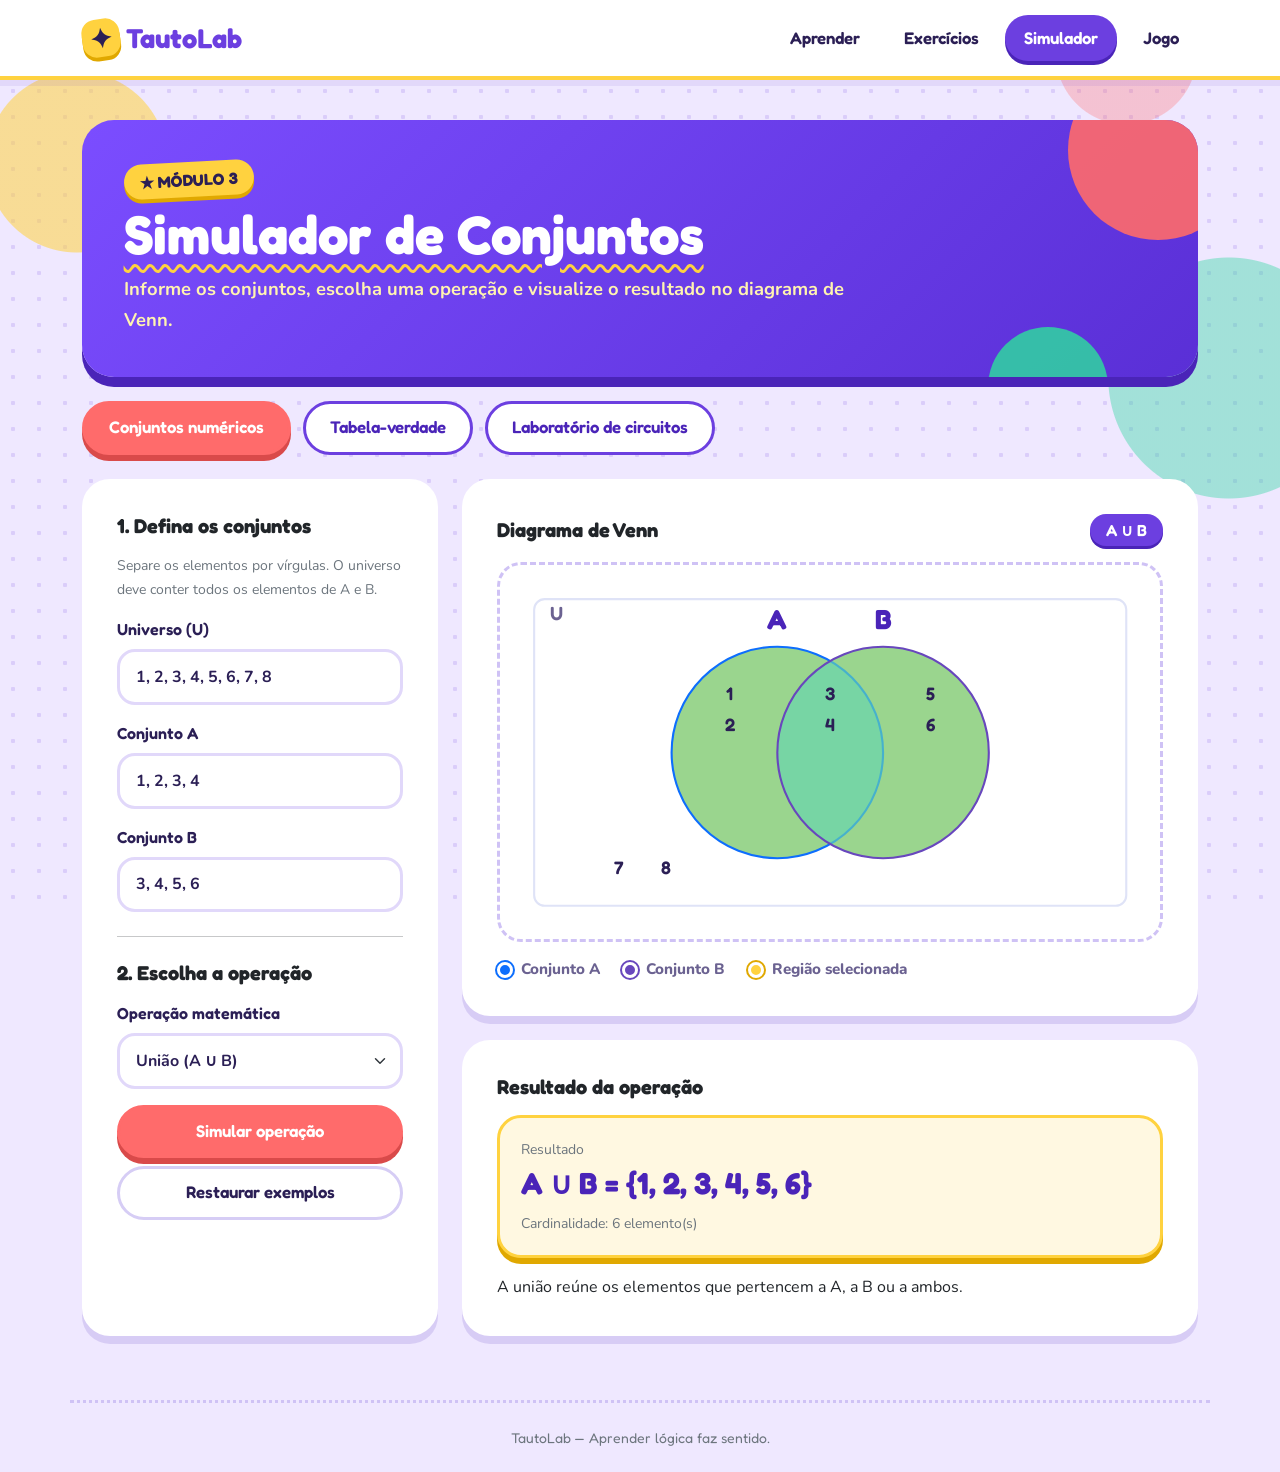
<file: simulador.html>
<!DOCTYPE html>
<html lang="pt-BR">

<head>
    <meta charset="UTF-8">
    <meta name="viewport" content="width=device-width, initial-scale=1.0">

    <title>TautoLab - Laboratório de ideias</title>

    <!-- Bootstrap 5 -->
    <link href="https://cdn.jsdelivr.net/npm/bootstrap@5.3.8/dist/css/bootstrap.min.css" rel="stylesheet">

    <!-- CSS geral do projeto -->
    <link rel="stylesheet" href="css/style.css">

    <!-- CSS específico do simulador -->
    <link rel="stylesheet" href="css/simulador.css">
</head>

<body class="pagina-simulador">
    <!-- Navegação -->
    <nav class="navbar navbar-expand-lg navbar-tauto border-bottom">
        <div class="container">
            <a class="navbar-brand fw-bold" href="index.html"><span class="brand-mark" aria-hidden="true">✦</span>
                TautoLab</a>

            <button class="navbar-toggler" type="button" data-bs-toggle="collapse" data-bs-target="#navbarNav"
                aria-controls="navbarNav" aria-expanded="false" aria-label="Abrir menu">
                <span class="navbar-toggler-icon"></span>
            </button>

            <div class="collapse navbar-collapse" id="navbarNav">
                <ul class="navbar-nav ms-auto">
                    <li class="nav-item">
                        <a class="nav-link" href="index.html">
                            Aprender
                        </a>
                    </li>

                    <li class="nav-item">
                        <a class="nav-link" href="exercicios.html">
                            Exercícios
                        </a>
                    </li>

                    <li class="nav-item">
                        <a class="nav-link active" aria-current="page" href="simulador.html">
                            Simulador
                        </a>
                    </li>
                    <li class="nav-item">
                        <a class="nav-link" href="jogo.html">Jogo</a>
                    </li>
                </ul>
            </div>
        </div>
    </nav>

    <!-- Conteúdo principal -->
    <main class="container py-5">
        <header class="mb-4">
            <span class="text-primary fw-semibold">
                MÓDULO 3
            </span>

            <h1 class="fw-bold mt-2">
                Simulador de Conjuntos
            </h1>

            <p class="text-secondary">
                Informe os conjuntos, escolha uma operação e visualize
                o resultado no diagrama de Venn.
            </p>
        </header>
        <!-- Seleção do tipo de simulador -->
        <div class="mb-4" aria-label="Escolher simulador">
            <div class="btn-group flex-wrap" role="group" aria-label="Tipos de simulador">

                <button type="button" class="btn btn-primary" id="btnSimuladorConjuntos" aria-pressed="true">
                    Conjuntos numéricos
                </button>

                <button type="button" class="btn btn-outline-primary" id="btnSimuladorLogica" aria-pressed="false">
                    Tabela-verdade
                </button>

                <button type="button" class="btn btn-outline-primary" id="btnSimuladorCircuitos" aria-pressed="false">
                    Laboratório de circuitos
                </button>

            </div>
        </div>
        <section id="painelConjuntos" aria-label="Simulador de conjuntos">
            <div class="row g-4">
                <!-- Painel de configuração -->
                <section class="col-lg-4" aria-labelledby="tituloConfiguracao">
                    <div class="card shadow-sm h-100">
                        <div class="card-body p-4">
                            <h2 class="h5 mb-3" id="tituloConfiguracao">
                                1. Defina os conjuntos
                            </h2>

                            <p class="text-secondary small">
                                Separe os elementos por vírgulas.
                                O universo deve conter todos os elementos
                                de A e B.
                            </p>

                            <form id="formSimulador">
                                <div class="mb-3">
                                    <label for="universo" class="form-label fw-semibold">
                                        Universo (U)
                                    </label>

                                    <input type="text" class="form-control" id="universo" value="1, 2, 3, 4, 5, 6, 7, 8"
                                        placeholder="Ex.: 1, 2, 3, 4, 5" required>
                                </div>

                                <div class="mb-3">
                                    <label for="conjuntoA" class="form-label fw-semibold">
                                        Conjunto A
                                    </label>

                                    <input type="text" class="form-control" id="conjuntoA" value="1, 2, 3, 4"
                                        placeholder="Ex.: 1, 2, 3" required>
                                </div>

                                <div class="mb-3">
                                    <label for="conjuntoB" class="form-label fw-semibold">
                                        Conjunto B
                                    </label>

                                    <input type="text" class="form-control" id="conjuntoB" value="3, 4, 5, 6"
                                        placeholder="Ex.: 3, 4, 5" required>
                                </div>

                                <hr class="my-4">

                                <h2 class="h5 mb-3">
                                    2. Escolha a operação
                                </h2>

                                <label for="operacao" class="form-label">
                                    Operação matemática
                                </label>

                                <select class="form-select mb-3" id="operacao">
                                    <option value="uniao">União (A ∪ B)</option>
                                    <option value="intersecao">Interseção (A ∩ B)</option>
                                    <option value="diferencaAB">Diferença (A − B)</option>
                                    <option value="diferencaBA">Diferença (B − A)</option>
                                    <option value="complementoA">Complemento de A (Aᶜ)</option>
                                    <option value="complementoB">Complemento de B (Bᶜ)</option>
                                </select>

                                <button type="submit" class="btn btn-primary w-100">
                                    Simular operação
                                </button>

                                <button type="button" class="btn btn-outline-secondary w-100 mt-2" id="btnLimpar">
                                    Restaurar exemplos
                                </button>
                            </form>

                            <div id="mensagemErro" class="alert alert-danger mt-3 d-none" role="alert"></div>
                        </div>
                    </div>
                </section>

                <!-- Painel do diagrama e resultado -->
                <section class="col-lg-8" aria-labelledby="tituloDiagrama">
                    <div class="card shadow-sm mb-4">
                        <div class="card-body p-3 p-md-4">
                            <div class="d-flex justify-content-between
                                    align-items-center flex-wrap gap-2 mb-3">
                                <h2 class="h5 mb-0" id="tituloDiagrama">
                                    Diagrama de Venn
                                </h2>

                                <span class="badge text-bg-primary" id="rotuloOperacao">
                                    A ∪ B
                                </span>
                            </div>

                            <div class="diagrama-container">
                                <svg id="diagramaVenn" viewBox="0 0 600 330" role="img"
                                    aria-label="Diagrama de Venn dos conjuntos A e B">
                                    <text x="300" y="160" text-anchor="middle">
                                        O diagrama será exibido aqui.
                                    </text>
                                </svg>
                            </div>

                            <div class="legenda mt-3">
                                <span>
                                    <span class="legenda-cor cor-a"></span>
                                    Conjunto A
                                </span>

                                <span>
                                    <span class="legenda-cor cor-b"></span>
                                    Conjunto B
                                </span>

                                <span>
                                    <span class="legenda-cor cor-resultado"></span>
                                    Região selecionada
                                </span>
                            </div>
                        </div>
                    </div>

                    <!-- Resultado matemático -->
                    <div class="card shadow-sm">
                        <div class="card-body p-4">
                            <h2 class="h5 mb-3">
                                Resultado da operação
                            </h2>

                            <div class="resultado-box">
                                <div class="text-secondary small">
                                    Resultado
                                </div>

                                <div class="resultado-expressao" id="expressaoResultado" aria-live="polite">
                                    A ∪ B = {1, 2, 3, 4, 5, 6}
                                </div>

                                <div class="text-secondary small mt-2" id="cardinalidade">
                                    Cardinalidade: 6 elementos
                                </div>
                            </div>

                            <p class="mt-3 mb-0" id="explicacaoResultado">
                                A união reúne todos os elementos que pertencem
                                a A, a B ou a ambos.
                            </p>
                        </div>
                    </div>
                </section>
            </div>
        </section>

        <section id="painelTabelaVerdade" class="d-none" aria-labelledby="tituloTabelaVerdade">

            <div class="card shadow-sm">
                <div class="card-body p-4">

                    <h2 class="h4 mb-2" id="tituloTabelaVerdade">
                        Simulador de Tabela-Verdade
                    </h2>

                    <p class="text-secondary">
                        Digite uma expressão lógica e veja o valor lógico
                        de cada combinação das proposições.
                    </p>

                    <form id="formTabelaVerdade">
                        <div class="mb-3">
                            <label for="expressaoLogica" class="form-label fw-semibold">
                                Expressão lógica
                            </label>

                            <input type="text" class="form-control" id="expressaoLogica" placeholder="Ex.: (p ∧ q) → ¬p"
                                value="p ∧ q" required autocomplete="off" aria-describedby="ajudaExpressao">

                            <div class="form-text" id="ajudaExpressao">
                                Use p, q e r; parênteses; e os operadores
                                ¬, ∧, ∨, → e ↔.
                            </div>
                        </div>

                        <div class="d-flex flex-wrap gap-2 mb-3" aria-label="Inserir operadores lógicos">

                            <button type="button" class="btn btn-outline-secondary btn-sm operador" data-operador="¬">¬
                                Negação</button>

                            <button type="button" class="btn btn-outline-secondary btn-sm operador" data-operador="∧">∧
                                Conjunção</button>

                            <button type="button" class="btn btn-outline-secondary btn-sm operador" data-operador="∨">∨
                                Disjunção</button>

                            <button type="button" class="btn btn-outline-secondary btn-sm operador" data-operador="→">→
                                Condicional</button>

                            <button type="button" class="btn btn-outline-secondary btn-sm operador" data-operador="↔">↔
                                Bicondicional</button>

                            <button type="button" class="btn btn-outline-secondary btn-sm operador" data-operador="( )"
                                data-parenteses="true">( ) Parênteses</button>
                        </div>

                        <div class="d-flex flex-wrap gap-2">
                            <button type="submit" class="btn btn-primary">
                                Gerar tabela-verdade
                            </button>

                            <button type="button" class="btn btn-outline-secondary" id="btnLimparTabela">
                                Restaurar exemplo
                            </button>
                        </div>
                    </form>

                    <div id="erroTabelaVerdade" class="alert alert-danger mt-3 d-none" role="alert"></div>

                    <hr class="my-4">

                    <h3 class="h5 mb-3">Resultado</h3>

                    <div class="table-responsive">
                        <table class="table table-bordered table-striped
                              text-center align-middle" id="tabelaVerdade">
                            <caption class="caption-top">
                                Tabela-verdade da expressão informada
                            </caption>

                            <thead>
                                <tr id="cabecalhoTabela">
                                    <th scope="col">A tabela será gerada aqui</th>
                                </tr>
                            </thead>

                            <tbody id="corpoTabela">
                                <tr>
                                    <td>Informe uma expressão e clique em
                                        “Gerar tabela-verdade”.</td>
                                </tr>
                            </tbody>
                        </table>
                    </div>

                    <div class="alert alert-info mb-0" id="classificacaoTabela" aria-live="polite">
                        A classificação lógica aparecerá aqui.
                    </div>

                </div>
            </div>
        </section>
        <!-- LABORATÓRIO DE CIRCUITOS LÓGICOS -->

        <section id="painelCircuitos" class="d-none" aria-labelledby="tituloCircuitos">

            <div class="lab-introducao mb-4">

                <span class="lab-etiqueta">EXPERIMENTE A LÓGICA</span>

                <h2 class="h3 mt-2" id="tituloCircuitos">
                    Laboratório de circuitos lógicos
                </h2>

                <p class="text-secondary mb-0">
                    Ligue e desligue as entradas, escolha uma porta lógica
                    e observe como o circuito transforma os sinais em uma saída.
                </p>

            </div>

            <div class="row g-4 align-items-start">

                <!-- CONTROLES -->
                <section class="col-lg-4" aria-labelledby="tituloControlesCircuito">

                    <div class="card shadow-sm h-100">

                        <div class="card-body p-4">

                            <h3 class="h5 mb-3" id="tituloControlesCircuito">
                                1. Escolha uma porta
                            </h3>

                            <div class="seletor-portas" role="group" aria-label="Selecionar porta lógica">

                                <button type="button" class="btn btn-primary seletor-porta" data-porta="and"
                                    aria-pressed="true">
                                    AND · E
                                </button>

                                <button type="button" class="btn btn-outline-primary seletor-porta" data-porta="or"
                                    aria-pressed="false">
                                    OR · OU
                                </button>

                                <button type="button" class="btn btn-outline-primary seletor-porta" data-porta="not"
                                    aria-pressed="false">
                                    NOT · NÃO
                                </button>

                            </div>

                            <p class="small text-secondary mt-3" id="descricaoPorta">
                                A saída só fica ligada quando as duas entradas estão ligadas.
                            </p>

                            <hr class="my-4">

                            <h3 class="h5 mb-3">
                                2. Controle as entradas
                            </h3>

                            <!-- ENTRADA A -->
                            <div class="entrada-controle">

                                <div>
                                    <strong>Entrada A</strong>

                                    <span class="d-block small text-secondary" id="estadoEntradaA">
                                        Desligada (0)
                                    </span>
                                </div>

                                <label class="switch-circuito" for="entradaA">

                                    <input type="checkbox" id="entradaA">

                                    <span class="switch-visual" aria-hidden="true">
                                    </span>

                                    <span class="visually-hidden">
                                        Ligar ou desligar entrada A
                                    </span>

                                </label>

                            </div>

                            <!-- ENTRADA B -->
                            <div class="entrada-controle" id="controleEntradaB">

                                <div>
                                    <strong>Entrada B</strong>

                                    <span class="d-block small text-secondary" id="estadoEntradaB">
                                        Desligada (0)
                                    </span>
                                </div>

                                <label class="switch-circuito" for="entradaB">

                                    <input type="checkbox" id="entradaB">

                                    <span class="switch-visual" aria-hidden="true">
                                    </span>

                                    <span class="visually-hidden">
                                        Ligar ou desligar entrada B
                                    </span>

                                </label>

                            </div>

                            <button type="button" class="btn btn-outline-secondary w-100 mt-3" id="btnResetCircuito">

                                Desligar todas as entradas

                            </button>

                        </div>
                    </div>
                </section>


                <!-- VISUALIZAÇÃO DO CIRCUITO -->
                <section class="col-lg-8" aria-labelledby="tituloVisualizacaoCircuito">

                    <div class="card shadow-sm mb-4">

                        <div class="card-body p-3 p-md-4">

                            <div class="d-flex flex-wrap justify-content-between
                                align-items-center gap-2 mb-3">

                                <h3 class="h5 mb-0" id="tituloVisualizacaoCircuito">
                                    3. Observe o circuito
                                </h3>

                                <span class="lab-etiqueta" id="nomePortaAtiva">
                                    PORTA AND
                                </span>

                            </div>

                            <!-- CIRCUITO SVG -->
                            <div class="circuito-palco">

                                <svg id="diagramaCircuito" viewBox="0 0 560 245" role="img"
                                    aria-labelledby="tituloSvgCircuito descricaoSvgCircuito">

                                    <title id="tituloSvgCircuito">
                                        Circuito lógico interativo
                                    </title>

                                    <desc id="descricaoSvgCircuito">
                                        As entradas alimentam uma porta lógica.
                                        A saída acende uma lâmpada quando o resultado
                                        é verdadeiro.
                                    </desc>

                                    <!-- ENTRADAS -->
                                    <text id="rotuloEntradaA" x="24" y="79" class="rotulo-fio">
                                        A
                                    </text>

                                    <path id="fioA" class="fio-circuito" d="M55 85 H185">
                                    </path>

                                    <text id="rotuloEntradaB" x="24" y="155" class="rotulo-fio">
                                        B
                                    </text>

                                    <path id="fioB" class="fio-circuito" d="M55 160 H185">
                                    </path>


                                    <!-- PORTA AND -->
                                    <g id="desenhoAnd" class="desenho-porta">

                                        <path class="corpo-porta" d="M185 50 H270 A65 65 0 0 1 270 180 H185 Z">
                                        </path>

                                        <text x="245" y="122" class="texto-porta">
                                            AND
                                        </text>

                                    </g>


                                    <!-- PORTA OR -->
                                    <g id="desenhoOr" class="desenho-porta d-none">

                                        <path class="corpo-porta"
                                            d="M185 50 Q250 50 340 115 Q250 180 185 180 Q220 115 185 50 Z">
                                        </path>

                                        <text x="255" y="122" class="texto-porta">
                                            OR
                                        </text>

                                    </g>


                                    <!-- PORTA NOT -->
                                    <g id="desenhoNot" class="desenho-porta d-none">

                                        <path class="corpo-porta" d="M210 50 L340 115 L210 180 Z">
                                        </path>

                                        <circle cx="353" cy="115" r="12" class="bolha-not">
                                        </circle>

                                        <text x="260" y="122" class="texto-porta">
                                            NOT
                                        </text>

                                    </g>


                                    <!-- SAÍDA -->
                                    <path id="fioSaida" class="fio-circuito" d="M340 115 H475">
                                    </path>

                                    <circle id="lampadaCircuito" cx="505" cy="115" r="24" class="lampada-circuito">
                                    </circle>

                                    <text x="505" y="164" text-anchor="middle" class="rotulo-fio">
                                        SAÍDA
                                    </text>

                                </svg>

                            </div>

                            <div class="legenda-circuito">

                                <span>
                                    <i class="legenda-sinal sinal-desligado"></i>
                                    Sinal desligado (0)
                                </span>

                                <span>
                                    <i class="legenda-sinal sinal-ligado"></i>
                                    Sinal ligado (1)
                                </span>

                            </div>

                        </div>
                    </div>


                    <!-- RESULTADO E EXPLICAÇÃO -->
                    <div class="row g-3">

                        <div class="col-md-5">

                            <div class="resultado-circuito h-100" aria-live="polite">

                                <span class="small fw-bold">
                                    RESULTADO DA OPERAÇÃO
                                </span>

                                <div class="expressao-circuito" id="expressaoCircuito">
                                    A ∧ B
                                </div>

                                <div class="valor-circuito valor-falso" id="resultadoCircuito">
                                    FALSO (0)
                                </div>

                            </div>

                        </div>


                        <div class="col-md-7">

                            <div class="explicacao-circuito h-100" aria-live="polite">

                                <strong>
                                    Por que esse foi o resultado?
                                </strong>

                                <p class="mb-0 mt-2" id="explicacaoCircuito">
                                    A porta AND precisa que A e B estejam ligadas.
                                    Como as duas começam desligadas, a saída é falsa.
                                </p>

                            </div>

                        </div>

                    </div>


                    <!-- TABELA-VERDADE -->
                    <div class="card shadow-sm mt-4">

                        <div class="card-body p-4">

                            <h3 class="h5 mb-2">
                                Tabela-verdade da porta selecionada
                            </h3>

                            <p class="text-secondary small">
                                A linha destacada mostra a combinação
                                que você escolheu nos interruptores.
                            </p>

                            <div class="table-responsive">

                                <table class="table table-bordered
                                      text-center align-middle mb-0" id="tabelaCircuito">

                                    <thead id="cabecalhoCircuito"></thead>

                                    <tbody id="corpoCircuito"></tbody>

                                </table>

                            </div>

                        </div>

                    </div>

                </section>

            </div>

        </section>

    </main>

    <footer class="container py-4 text-center text-secondary small">
        TautoLab — Aprender lógica faz sentido.
    </footer>

    <script src="https://cdn.jsdelivr.net/npm/bootstrap@5.3.8/dist/js/bootstrap.bundle.min.js"></script>
    <script src="js/simulador.js"></script>
    <script src="js/tabela-verdade.js"></script>
    <script src="js/circuitos.js"></script>
</body>

</html>
</file>
<file: css/style.css>
@import url('https://fonts.googleapis.com/css2?family=Fredoka:wght@500;600;700&family=Nunito:wght@400;600;700;800;900&display=swap');

:root {
  --ink: #2b1f55;
  --muted: #6b6291;
  --violet: #6c3fe0;
  --violet-dark: #4a24b8;
  --lilac: #efe8ff;
  --coral: #ff6b6b;
  --coral-dark: #d94a4a;
  --sun: #ffd23f;
  --mint: #2fd6a0;
  --sky: #5cc8ff;
  --paper: #fffaf3;
  --pop: 0 8px 0 rgba(74, 36, 184, .14);
  --font-title: 'Fredoka', 'Nunito', sans-serif;
}

* { box-sizing: border-box; }

body {
  font-family: 'Nunito', 'Trebuchet MS', sans-serif;
  color: var(--ink);
  min-height: 100vh;
  background-color: var(--lilac);
  background-image:
    radial-gradient(circle at 6% 18%, rgba(255, 210, 63, .55) 0 90px, transparent 91px),
    radial-gradient(circle at 96% 42%, rgba(47, 214, 160, .40) 0 120px, transparent 121px),
    radial-gradient(circle at 88% 6%, rgba(255, 107, 107, .30) 0 70px, transparent 71px),
    radial-gradient(rgba(108, 63, 224, .16) 2px, transparent 2.5px);
  background-size: auto, auto, auto, 26px 26px;
  background-attachment: fixed;
}

/* ---------- Navegação ---------- */
.navbar-tauto {
  background: #fff !important;
  border: 0 !important;
  border-bottom: 4px solid var(--sun) !important;
  box-shadow: 0 6px 0 rgba(74, 36, 184, .08);
  padding: .8rem 0;
}
.navbar-brand {
  font-family: var(--font-title);
  color: var(--violet) !important;
  font-weight: 700 !important;
  font-size: 1.7rem;
  display: flex;
  align-items: center;
  gap: .4rem;
}
.brand-mark {
  display: inline-grid;
  place-items: center;
  width: 38px; height: 38px;
  border-radius: 14px;
  transform: rotate(-8deg);
  color: var(--ink);
  background: var(--sun);
  box-shadow: 0 4px 0 #e0a800;
}
.navbar-nav { gap: .4rem; }
.nav-link {
  font-family: var(--font-title);
  font-size: 1.05rem;
  font-weight: 600;
  color: var(--ink) !important;
  border-radius: 999px;
  padding: .55rem 1.2rem !important;
  transition: background .2s, transform .2s;
}
.nav-link:hover { background: var(--lilac); transform: translateY(-2px) rotate(-1.5deg); }
.nav-link.active { background: var(--violet); color: #fff !important; box-shadow: 0 4px 0 var(--violet-dark); }
.navbar-toggler { border: 3px solid var(--lilac); border-radius: 14px; }

/* ---------- Estrutura e títulos ---------- */
main.container { padding-top: 2.5rem !important; padding-bottom: 3rem !important; }
h1, h2, h3, h4, h5, h6 {
  font-family: var(--font-title);
  color: var(--ink);
  font-weight: 700 !important;
  letter-spacing: 0;
}
h1 { font-size: clamp(2.2rem, 5vw, 3.4rem); line-height: 1.1; }
p, li { line-height: 1.7; }

/* Selo "MÓDULO X" */
main header > span:first-child,
.pagina-aprender main .col-lg-8 > span.text-primary {
  display: inline-block;
  background: var(--sun);
  color: var(--ink) !important;
  font-family: var(--font-title);
  font-weight: 700 !important;
  padding: .35rem 1rem;
  border-radius: 999px;
  transform: rotate(-3deg);
  box-shadow: 0 4px 0 #e0a800;
}
main header > span:first-child::before { content: "★ "; }

/* Faixa de abertura roxa, com rabisco ondulado no título */
main header {
  position: relative;
  overflow: hidden;
  background: linear-gradient(135deg, #7b4dff, #5a2fd6);
  color: #fff;
  border-radius: 32px;
  padding: clamp(1.5rem, 4vw, 2.6rem);
  box-shadow: 0 10px 0 var(--violet-dark);
}
main header::before,
main header::after {
  content: "";
  position: absolute;
  border-radius: 50%;
  pointer-events: none;
}
main header::before { width: 180px; height: 180px; right: -50px; top: -60px; background: var(--coral); opacity: .9; }
main header::after { width: 120px; height: 120px; right: 90px; bottom: -70px; background: var(--mint); opacity: .85; }
main header > * { position: relative; z-index: 1; }
main header h1 {
  color: #fff;
  text-decoration: underline wavy var(--sun) 3px;
  text-underline-offset: 10px;
}
.lead, main header p { color: var(--muted); font-size: 1.15rem; max-width: 760px; }
main header p.text-secondary { color: #fff3b0 !important; font-weight: 700; margin-bottom: 0; }

.pagina-aprender h1 { text-decoration: underline wavy var(--coral) 3px; text-underline-offset: 10px; }
.pagina-aprender .lead { color: var(--muted) !important; }

/* ---------- Cartões ---------- */
.card {
  border: 3px solid #fff !important;
  border-radius: 28px !important;
  background: #fff;
  box-shadow: var(--pop) !important;
  overflow: hidden;
}
.card-body { padding: clamp(1.25rem, 3vw, 2rem) !important; }

/* ---------- Botões ---------- */
.btn {
  font-family: var(--font-title);
  font-weight: 600;
  font-size: 1.05rem;
  border-radius: 999px;
  border-width: 3px;
  padding: .7rem 1.5rem;
  transition: transform .15s ease, box-shadow .15s ease;
}
.btn:hover { transform: translateY(-3px) scale(1.02); }
.btn:active { transform: translateY(3px); }
.btn-primary {
  --bs-btn-bg: var(--coral);
  --bs-btn-border-color: var(--coral);
  --bs-btn-hover-bg: #ff5555;
  --bs-btn-hover-border-color: #ff5555;
  --bs-btn-active-bg: var(--coral-dark);
  --bs-btn-active-border-color: var(--coral-dark);
  --bs-btn-disabled-bg: #c9bff0;
  --bs-btn-disabled-border-color: #c9bff0;
  color: #fff;
  box-shadow: 0 6px 0 var(--coral-dark);
}
.btn-primary:hover { box-shadow: 0 9px 0 var(--coral-dark); }
.btn-primary:active { box-shadow: 0 2px 0 var(--coral-dark); }
.btn-primary:disabled { box-shadow: 0 6px 0 #a99ad9; }
.btn-outline-primary {
  --bs-btn-color: var(--violet-dark);
  --bs-btn-border-color: var(--violet);
  --bs-btn-hover-bg: var(--violet);
  --bs-btn-hover-border-color: var(--violet);
  background: #fff;
}
.btn-outline-secondary {
  --bs-btn-color: var(--ink);
  --bs-btn-border-color: #d6cdf5;
  --bs-btn-hover-bg: var(--lilac);
  --bs-btn-hover-color: var(--ink);
  --bs-btn-hover-border-color: var(--violet);
  background: #fff;
}

/* ---------- Formulários ---------- */
.form-control, .form-select {
  border: 3px solid #e1d8fa;
  border-radius: 18px;
  padding: .8rem 1rem;
  color: var(--ink);
  font-weight: 700;
  background-color: #fff;
}
.form-control:focus, .form-select:focus {
  border-color: var(--violet);
  box-shadow: 0 0 0 .25rem rgba(108, 63, 224, .18);
}
.form-label { font-family: var(--font-title); color: var(--ink); font-weight: 600; }

/* ---------- Acordeão: cada tópico com sua cor e emoji ---------- */
.accordion { display: grid; gap: 1rem; }
.accordion-item {
  --c: var(--violet);
  border: 3px solid var(--c) !important;
  border-radius: 24px !important;
  overflow: hidden;
  background: #fff;
  box-shadow: 0 6px 0 var(--c);
}
.accordion-item:nth-child(2) { --c: var(--coral); }
.accordion-item:nth-child(3) { --c: #1fb887; }
.accordion-item:nth-child(4) { --c: #e0a800; }
.accordion-item:nth-child(5) { --c: #2aa8e6; }
.accordion-item:nth-child(6) { --c: #e83e8c; } /* Rosa (Tópico 6) */
.accordion-item:nth-child(7) { --c: #6f42c1; } /* Roxo escuro (Tópico 7) */
.accordion-item:nth-child(8) { --c: #fd7e14; } /* Laranja (Tópico 8) */
.accordion-item:nth-child(9) { --c: #20c997; } /* Verde água (Tópico 9) */

.accordion-button {
  font-family: var(--font-title);
  font-size: 1.2rem;
  padding: 1.1rem 1.3rem;
  color: var(--ink);
  font-weight: 600;
  background: #fff;
  gap: .7rem;
}
.accordion-button::before { font-size: 1.6rem; }
.accordion-item:nth-child(1) .accordion-button::before { content: "🧩"; }
.accordion-item:nth-child(2) .accordion-button::before { content: "🔗"; }
.accordion-item:nth-child(3) .accordion-button::before { content: "💬"; }
.accordion-item:nth-child(4) .accordion-button::before { content: "🔀"; }
.accordion-item:nth-child(5) .accordion-button::before { content: "🔢"; }
.accordion-item:nth-child(6) .accordion-button::before { content: "🤝"; }
.accordion-item:nth-child(7) .accordion-button::before { content: "✂️"; }
.accordion-item:nth-child(8) .accordion-button::before { content: "⚖️"; }
.accordion-item:nth-child(9) .accordion-button::before { content: "🔄"; }

.accordion-button:not(.collapsed) { color: #fff; background: var(--c); box-shadow: none; }
.accordion-button:not(.collapsed)::after { filter: brightness(0) invert(1); }
.accordion-button:focus { box-shadow: inset 0 0 0 3px var(--sun); }
.accordion-body { padding: 1.4rem; font-size: 1.05rem; }
code {
  color: var(--violet-dark);
  background: var(--lilac);
  padding: .2rem .55rem;
  border-radius: 10px;
  font-weight: 800;
}

/* ---------- Alertas, tabelas, rodapé ---------- */
.alert { border: 3px solid; border-radius: 20px; padding: 1rem 1.2rem; font-weight: 600; }
.alert-info { background: #e6f7ff; border-color: var(--sky); color: #124a66; }
.alert-warning { background: #fff6d6; border-color: var(--sun); color: #6b4e00; }
.alert-success { background: #dcfbef; border-color: var(--mint); color: #0b5a3e; }
.alert-danger { background: #ffe5e5; border-color: var(--coral); color: #8a2323; }
.table { --bs-table-bg: transparent; border-color: #e1d8fa; }
.table thead th { background: var(--violet); color: #fff; font-family: var(--font-title); font-weight: 600; }
.table th, .table td { padding: .8rem; }
footer {
  color: var(--muted) !important;
  font-family: var(--font-title);
  font-size: 1rem;
  border-top: 3px dotted #cfc2f5;
  margin-top: 1rem;
}
:focus-visible { outline: 4px solid var(--sun) !important; outline-offset: 3px; }

@media (max-width: 576px) {
  main.container { padding-top: 1.5rem !important; }
  .navbar-brand { font-size: 1.4rem; }
  .btn { width: 100%; }
  main header::before { width: 120px; height: 120px; }
}
@media (prefers-reduced-motion: reduce) {
  *, *::before, *::after { scroll-behavior: auto !important; transition-duration: .01ms !important; animation-duration: .01ms !important; }
}

/* ================= HERO (index.html) ================= */
.hero {
  position: relative;
  overflow: hidden;
  display: grid;
  grid-template-columns: 1.1fr .9fr;
  align-items: center;
  gap: 1.5rem;
  margin-bottom: 3.5rem;
  padding: clamp(1.8rem, 5vw, 3.5rem);
  color: #fff;
  border-radius: 40px;
  background: linear-gradient(135deg, #7b4dff, #5a2fd6);
  box-shadow: 0 12px 0 var(--violet-dark);
}
.hero::before, .hero::after {
  content: "";
  position: absolute;
  border-radius: 50%;
  pointer-events: none;
}
.hero::before { width: 260px; height: 260px; right: -80px; top: -100px; background: var(--coral); opacity: .85; }
.hero::after { width: 160px; height: 160px; left: -50px; bottom: -80px; background: var(--mint); opacity: .8; }
.hero > * { position: relative; z-index: 1; }

.hero-selo {
  display: inline-block;
  margin-bottom: 1rem;
  padding: .4rem 1.1rem;
  border-radius: 999px;
  background: var(--sun);
  color: var(--ink);
  font-family: var(--font-title);
  font-weight: 700;
  transform: rotate(-3deg);
  box-shadow: 0 4px 0 #e0a800;
}
.hero-titulo {
  color: #fff;
  font-size: clamp(2rem, 5vw, 3.2rem);
  line-height: 1.15;
  margin-bottom: 1rem;
}
.hero-titulo .destaque {
  display: inline-block;
  padding: 0 .5em;
  border: 4px solid var(--sun);
  border-radius: 50%;
  transform: rotate(-2deg);
}
.hero-descricao { color: #fff3b0; font-size: 1.15rem; font-weight: 700; max-width: 520px; }
.hero-botoes { display: flex; flex-wrap: wrap; gap: 1rem; margin: 1.5rem 0; }
.hero .btn-outline-primary {
  --bs-btn-color: #fff;
  --bs-btn-border-color: #fff;
  --bs-btn-hover-bg: #fff;
  --bs-btn-hover-color: var(--violet-dark);
  --bs-btn-hover-border-color: #fff;
  background: transparent;
}
.hero-numeros { display: flex; flex-wrap: wrap; gap: .6rem; list-style: none; padding: 0; margin: 0; }
.hero-numeros li {
  padding: .3rem 1rem;
  border-radius: 999px;
  background: rgba(255, 255, 255, .18);
  font-weight: 800;
}
.hero-numeros strong { font-family: var(--font-title); font-size: 1.3rem; color: var(--sun); }

/* Ilustração: Venn + símbolos flutuantes */
.hero-arte { position: relative; min-height: 300px; }
.venn { position: absolute; inset: 0; margin: auto; width: 290px; height: 190px; }
.venn span {
  position: absolute;
  top: 0;
  width: 190px; height: 190px;
  display: grid;
  place-items: center;
  border: 5px solid #fff;
  border-radius: 50%;
  font-family: var(--font-title);
  font-size: 2.4rem;
  font-weight: 700;
  color: var(--ink);
}
.venn-a { left: 0; background: rgba(47, 214, 160, .9); padding-right: 70px; }
.venn-b { right: 0; background: rgba(255, 210, 63, .9); mix-blend-mode: multiply; padding-left: 70px; }
.simbolo {
  position: absolute;
  display: grid;
  place-items: center;
  width: 58px; height: 58px;
  border-radius: 18px;
  background: #fff;
  font-family: var(--font-title);
  font-size: 1.9rem;
  font-weight: 700;
  box-shadow: 0 5px 0 rgba(0, 0, 0, .18);
  animation: flutuar 4s ease-in-out infinite;
}
.s1 { top: 4%; left: 8%; color: var(--coral); }
.s2 { top: 8%; right: 6%; color: var(--violet); animation-delay: -1s; }
.s3 { bottom: 6%; left: 4%; color: #1fb887; animation-delay: -2s; }
.s4 { bottom: 4%; right: 10%; color: #e0a800; animation-delay: -3s; }
.s5 { top: 44%; right: -2%; color: #2aa8e6; animation-delay: -1.5s; width: 48px; height: 48px; font-size: 1.5rem; }
@keyframes flutuar {
  0%, 100% { transform: translateY(0) rotate(-4deg); }
  50% { transform: translateY(-12px) rotate(4deg); }
}

@media (max-width: 860px) {
  .hero { grid-template-columns: 1fr; text-align: center; }
  .hero-descricao { margin-inline: auto; }
  .hero-botoes, .hero-numeros { justify-content: center; }
  .hero-arte { min-height: 260px; }
}
@media (max-width: 576px) {
  .venn { transform: scale(.8); }
}
@media (prefers-reduced-motion: reduce) { .simbolo { animation: none; } }

/* ================= AULAS PARA CRIANÇAS ================= */
.chip {
  display: inline-block;
  margin: .15rem 0;
  padding: .15rem .7rem;
  border-radius: 999px;
  background: #fff;
  border: 2px solid var(--violet);
  color: var(--violet-dark);
  font-family: var(--font-title);
  font-weight: 600;
}
.accordion-body .alert { font-size: 1.1rem; line-height: 1.9; }
.dica {
  margin-top: 1rem;
  padding: 1rem 1.2rem;
  border-radius: 20px;
  background: var(--lilac);
  border: 3px dashed var(--violet);
  font-weight: 700;
}
</file>
<file: css/inicio.css>
/* Estilos exclusivos da página inicial */

.inicio-hero {
    display: grid;
    grid-template-columns: minmax(0, 1.1fr) minmax(280px, .9fr);
    align-items: center;
    gap: 2rem;
    padding: clamp(1.7rem, 5vw, 3.5rem);
    color: #fff;
    border-radius: 36px;
    background: linear-gradient(135deg, #7044df, #4a24b8);
    box-shadow: 0 10px 0 #35178e;
    overflow: hidden;
    position: relative;
}

.inicio-hero::before,
.inicio-hero::after {
    content: "";
    position: absolute;
    border-radius: 50%;
    pointer-events: none;
}

.inicio-hero::before {
    width: 190px;
    height: 190px;
    right: -60px;
    top: -85px;
    background: #ff6b6b;
    opacity: .8;
}

.inicio-hero::after {
    width: 125px;
    height: 125px;
    left: -55px;
    bottom: -65px;
    background: #2fd6a0;
    opacity: .8;
}

.inicio-hero > * {
    position: relative;
    z-index: 1;
}

.inicio-hero-texto {
    max-width: 680px;
}

.inicio-hero h1 {
    color: #fff;
    font-size: clamp(2.2rem, 4.5vw, 3.6rem);
    line-height: 1.12;
    text-decoration: none;
    margin: .4rem 0 1rem;
}

.inicio-hero h1 span {
    color: #ffd23f;
}

.inicio-hero p {
    max-width: 590px;
    color: #f4edff;
    font-size: 1.15rem;
    font-weight: 700;
}

.inicio-hero .hero-selo {
    display: inline-block;
    padding: .4rem 1rem;
    border-radius: 999px;
    color: #2b1f55;
    background: #ffd23f;
    box-shadow: 0 4px 0 #d6a900;
    font-family: var(--font-title);
    font-weight: 700;
    transform: rotate(-2deg);
}

.inicio-hero .btn-outline-primary {
    --bs-btn-color: #fff;
    --bs-btn-border-color: #fff;
    --bs-btn-hover-bg: #fff;
    --bs-btn-hover-color: #4a24b8;
    --bs-btn-hover-border-color: #fff;
    background: transparent;
}

.inicio-hero-arte {
    width: 100%;
    max-width: 420px;
    justify-self: center;
}

.inicio-hero-arte svg {
    display: block;
    width: 100%;
    height: auto;
}

.hero-tags {
    display: flex;
    flex-wrap: wrap;
    gap: .55rem;
    margin-top: 1.5rem;
}

.hero-tags span {
    padding: .35rem .85rem;
    border: 1px solid rgba(255,255,255,.38);
    border-radius: 999px;
    background: rgba(255,255,255,.13);
    color: #fff;
    font-weight: 800;
    font-size: .9rem;
}


/* Introdução às trilhas */

.trilhas-intro {
    margin: 3.2rem auto 1.5rem;
    max-width: 760px;
    text-align: center;
}

.secao-etiqueta {
    display: inline-block;
    color: #4a24b8;
    background: #ffd23f;
    border-radius: 999px;
    padding: .3rem .85rem;
    font: 700 .78rem var(--font-title);
    letter-spacing: .06em;
}

.trilhas-intro h2,
.proxima-etapa h2 {
    margin: .8rem 0 .45rem;
    font-size: clamp(1.8rem, 3vw, 2.5rem);
}

.trilhas-intro p {
    color: var(--muted);
    font-size: 1.08rem;
}


/* Duas trilhas */

.trilhas-grid {
    display: grid;
    grid-template-columns: repeat(2, minmax(0, 1fr));
    gap: 1.4rem;
    align-items: start;
}

.trilha-card {
    background: #fff;
    border: 3px solid #fff;
    border-radius: 28px;
    padding: clamp(1rem, 2vw, 1.45rem);
    box-shadow: 0 8px 0 rgba(74,36,184,.14);
    min-width: 0;
}

.trilha-organizar {
    border-top: 8px solid #2fd6a0;
}

.trilha-pensar {
    border-top: 8px solid #6c3fe0;
}

.trilha-topo {
    display: flex;
    gap: .7rem;
    align-items: center;
    justify-content: space-between;
    margin-bottom: 1rem;
}

.trilha-topo h2 {
    font-size: clamp(1.45rem, 2.2vw, 1.9rem);
    margin: .35rem 0;
}

.trilha-topo p {
    color: var(--muted);
    margin: 0;
    font-size: .98rem;
}

.trilha-numero {
    color: #6b6291;
    font: 800 .75rem var(--font-title);
    letter-spacing: .08em;
}

.trilha-ilustracao {
    flex: 0 0 115px;
    width: 115px;
}

.trilha-ilustracao svg {
    width: 100%;
    height: auto;
    display: block;
}


/* Identificação das etapas */

.trilha-passo {
    display: flex;
    gap: .8rem;
    align-items: center;
    padding: .8rem 1rem;
    margin: .9rem 0 1rem;
    background: #f6f2ff;
    border-radius: 17px;
}

.trilha-passo > span {
    display: grid;
    place-items: center;
    flex: 0 0 34px;
    width: 34px;
    height: 34px;
    border-radius: 50%;
    background: #ffd23f;
    font: 700 1.1rem var(--font-title);
}

.trilha-passo strong,
.trilha-passo small {
    display: block;
}

.trilha-passo small {
    color: var(--muted);
    line-height: 1.35;
}


/* Acordeões */

.trilha-accordion {
    gap: .75rem;
}

.trilha-accordion .accordion-item {
    border-width: 2px !important;
    border-radius: 17px !important;
    box-shadow: 0 4px 0 var(--c);
}

.trilha-accordion .accordion-button {
    font-size: 1.02rem;
    padding: .9rem 1rem;
}

.trilha-accordion .accordion-button::before {
    content: none !important;
}

.trilha-accordion .accordion-body {
    padding: 1.1rem;
    font-size: .98rem;
}

.trilha-accordion .accordion-body p:last-child {
    margin-bottom: 0;
}


/* Exemplos */

.exemplo-visual {
    padding: 1rem;
    margin: .9rem 0;
    background: #f5fbff;
    border: 2px dashed #5cc8ff;
    border-radius: 18px;
}

.exemplo-titulo {
    display: block;
    margin-bottom: .65rem;
    font-weight: 900;
}

.frutas-lista {
    display: flex;
    flex-wrap: wrap;
    gap: .55rem;
}

.frutas-lista span {
    padding: .45rem .65rem;
    background: #fff;
    border: 1px solid #e6ddfa;
    border-radius: 12px;
    font-weight: 800;
}

.notacao {
    display: inline-block;
    margin-top: .6rem;
    padding: .35rem .75rem;
    background: #efe8ff;
    color: #4a24b8;
    border-radius: 10px;
    font-weight: 900;
}

.trilha-card .dica {
    font-size: .95rem;
}

.trilha-card .alert {
    font-size: .96rem;
    line-height: 1.65;
}

.trilha-card .table {
    font-size: .95rem;
}


/* Chamada para os exercícios */

.proxima-etapa {
    margin-top: 2.4rem;
    padding: clamp(1.4rem, 4vw, 2.5rem);
    display: flex;
    gap: 1.5rem;
    align-items: center;
    justify-content: center;
    background: #fff;
    border: 3px dashed #b8a4f4;
    border-radius: 28px;
}

.proxima-etapa p {
    color: var(--muted);
    margin-bottom: 1.2rem;
}

.proxima-icone {
    flex: 0 0 90px;
    display: grid;
    place-items: center;
    width: 90px;
    height: 90px;
    border-radius: 25px;
    background: #fff3c2;
    font-size: 3rem;
    transform: rotate(7deg);
}


/* Responsividade */

@media (max-width: 991px) {

    .trilhas-grid {
        grid-template-columns: 1fr;
    }

    .trilha-card {
        max-width: 760px;
        width: 100%;
        margin-inline: auto;
    }

}

@media (max-width: 767px) {

    .inicio-hero {
        grid-template-columns: 1fr;
        text-align: center;
    }

    .inicio-hero p {
        margin-inline: auto;
    }

    .inicio-hero .d-flex {
        justify-content: center;
    }

    .hero-tags {
        justify-content: center;
    }

    .inicio-hero-arte {
        max-width: 340px;
    }

    .trilha-topo {
        align-items: flex-start;
    }

}

@media (max-width: 480px) {

    .trilha-ilustracao {
        flex-basis: 82px;
        width: 82px;
    }

    .proxima-etapa {
        flex-direction: column-reverse;
    }

}
</file>
<file: css/exercicios.css>
.pagina-exercicios .secao-etiqueta {
    display: inline-block;
    color: #4a24b8;
    background: #ffd23f;
    border-radius: 999px;
    padding: .3rem .85rem;
    font: 700 .78rem var(--font-title);
    letter-spacing: .06em;
}


/* CABEÇALHO */

.pagina-exercicios .exercicios-hero {
    display: grid;
    grid-template-columns: minmax(0, 1fr) 220px;
    gap: 1.5rem;
    align-items: center;
    padding: clamp(1.5rem, 4vw, 2.7rem);
    color: #fff;
    border-radius: 32px;
    background: linear-gradient(135deg, #7044df, #4a24b8);
    box-shadow: 0 9px 0 #35178e;
}

.pagina-exercicios .exercicios-hero h1 {
    color: #fff;
    margin: .8rem 0 .6rem;
    font-size: clamp(2rem, 4vw, 3rem);
}

.pagina-exercicios .exercicios-hero p {
    color: #f4edff;
    max-width: 720px;
    font-size: 1.08rem;
}

.exercicios-hero-arte svg {
    display: block;
    width: 100%;
    height: auto;
}

.etapas-resumo {
    display: flex;
    flex-wrap: wrap;
    gap: .6rem;
    margin-top: 1.2rem;
}

.etapas-resumo span {
    padding: .4rem .8rem;
    border-radius: 999px;
    background: rgba(255,255,255,.15);
    font-weight: 800;
}

.etapas-resumo b {
    color: #ffd23f;
    margin-right: .25rem;
}


/* CARTÕES */

.question-card,
.desempenho-card,
.resultado-card {
    border: 3px solid #fff !important;
}


/* CABEÇALHO DA QUESTÃO */

.questao-cabecalho {
    display: flex;
    justify-content: space-between;
    align-items: center;
    flex-wrap: wrap;
    gap: .8rem;
    margin-bottom: 1rem;
}

.etapa-badge,
.nivel-badge,
.categoria-questao {
    display: inline-block;
    border-radius: 999px;
    padding: .38rem .8rem;
    font: 800 .82rem var(--font-title);
}

.etapa-badge {
    background: #efe8ff;
    color: #4a24b8;
}

.nivel-badge {
    background: #fff3c2;
    color: #705000;
}

.questao-contador {
    color: var(--muted);
    font: 700 .92rem var(--font-title);
}


/* PROGRESSO */

.questao-progresso {
    height: 15px;
    margin-bottom: 1.5rem;
    border-radius: 999px;
    background: #efe8ff;
    overflow: hidden;
}

.questao-progresso .progress-bar {
    background: linear-gradient(90deg, #2fd6a0, #5cc8ff);
    border-radius: 999px;
    transition: width .35s ease;
}


/* CONTEÚDO DA QUESTÃO */

.categoria-questao {
    padding: .28rem .7rem;
    background: #e6f7ff;
    color: #124a66;
}

.conteudo-questao {
    margin-bottom: 1.1rem;
    color: #51466e;
}

.conteudo-questao p:last-child {
    margin-bottom: 0;
}

.conteudo-questao .table {
    max-width: 430px;
    background: #fff;
    border-radius: 12px;
    overflow: hidden;
}

.conteudo-questao .table th {
    background: #efe8ff;
    color: #2b1f55;
}


/* ALTERNATIVAS */

.alternativas {
    display: grid;
    gap: .75rem;
    margin-top: 1.1rem;
}

.opcao-resposta {
    display: flex;
    align-items: center;
    gap: .8rem;
    width: 100%;
    margin: 0;
    padding: .9rem 1rem;
    border: 2px solid #e1d8fa;
    border-radius: 16px;
    background: #fff;
    color: var(--ink);
    cursor: pointer;
    font-weight: 800;
    line-height: 1.45;
    transition:
        border-color .15s ease,
        background .15s ease,
        transform .15s ease;
}

.opcao-resposta:hover {
    border-color: #6c3fe0;
    transform: translateY(-1px);
}

.opcao-resposta.selecionada {
    border-color: #6c3fe0;
    background: #f4efff;
}

.opcao-resposta input {
    position: absolute;
    opacity: 0;
    pointer-events: none;
}

.opcao-letra {
    display: grid;
    flex: 0 0 34px;
    width: 34px;
    height: 34px;
    place-items: center;
    border-radius: 11px;
    background: #efe8ff;
    color: #4a24b8;
    font: 800 1rem var(--font-title);
}

.opcao-texto {
    min-width: 0;
}


/* RESPOSTAS CORRETAS E INCORRETAS */

.opcao-resposta.correta {
    border-color: #1eaa78;
    background: #e6fbf2;
}

.opcao-resposta.correta .opcao-letra {
    color: #fff;
    background: #1eaa78;
}

.opcao-resposta.incorreta {
    border-color: #e05c5c;
    background: #fff0f0;
}

.opcao-resposta.incorreta .opcao-letra {
    color: #fff;
    background: #e05c5c;
}

.opcao-resposta.bloqueada {
    cursor: default;
    transform: none;
}

.opcao-resposta.bloqueada:hover {
    transform: none;
}


/* FEEDBACK */

.feedback-box {
    margin-top: 1.2rem;
    padding: 1rem 1.1rem;
    border-radius: 17px;
    border: 2px solid;
}

.feedback-box h3 {
    font-size: 1.05rem;
    margin-bottom: .4rem;
}

.feedback-box p {
    margin: 0;
}

.feedback-correto {
    border-color: #2fd6a0;
    background: #e6fbf2;
    color: #14563e;
}

.feedback-incorreto {
    border-color: #ff9b9b;
    background: #fff0f0;
    color: #7e2929;
}


/* BOTÕES */

.acoes-questao {
    display: flex;
    justify-content: flex-end;
    flex-wrap: wrap;
    gap: .7rem;
    margin-top: 1.4rem;
}


/* ESTATÍSTICAS */

.desempenho-card {
    position: sticky;
    top: 1rem;
}

.pagina-exercicios .estatistica {
    display: flex;
    justify-content: space-between;
    gap: .8rem;
    align-items: center;
    padding: .75rem 0;
    border-bottom: 1px dashed #ddd3f7;
    color: var(--muted);
    font-weight: 800;
}

.pagina-exercicios .estatistica strong {
    color: #4a24b8;
    background: #efe8ff;
    border-radius: 11px;
    padding: .25rem .65rem;
    white-space: nowrap;
}

.topicos-lista {
    padding-left: 1.2rem;
    margin-bottom: 0;
    color: var(--muted);
}

.topicos-lista li {
    padding: .12rem 0;
}


/* RESULTADO FINAL */

.resultado-card .card-body {
    padding: clamp(1.5rem, 4vw, 3rem) !important;
}

.resultado-final-numero {
    display: grid;
    place-items: center;
    width: 145px;
    height: 145px;
    margin: 1rem auto;
    border: 6px solid #ffd23f;
    border-radius: 50%;
    background: #6c3fe0;
    color: #fff;
    font: 700 2.4rem var(--font-title);
    box-shadow: 0 8px 0 #4a24b8;
}

.resultado-resumo {
    max-width: 700px;
    margin: 0 auto 1.3rem;
    color: var(--muted);
}


/* RESPONSIVIDADE */

@media (max-width: 991px) {

    .desempenho-card {
        position: static;
    }

}

@media (max-width: 767px) {

    .pagina-exercicios .exercicios-hero {
        grid-template-columns: 1fr;
        text-align: center;
    }

    .etapas-resumo {
        justify-content: center;
    }

    .exercicios-hero-arte {
        max-width: 180px;
        margin: 0 auto;
    }

    .acoes-questao .btn {
        width: 100%;
    }

    .resultado-card .btn {
        width: 100%;
        margin: .35rem 0 !important;
    }

}
</file>
<file: css/simulador.css>
.pagina-simulador .btn-group { gap: .8rem; }
.pagina-simulador .btn-group > .btn { border-radius: 999px !important; }

.pagina-simulador .diagrama-container {
  border-radius: 24px;
  background:
    radial-gradienat(circle at 12% 15%, rgba(255, 210, 63, .30), transparent 30%),
    radial-gradient(circle at 88% 85%, rgba(47, 214, 160, .28), transparent 32%),
    #fbf9ff;
  border: 3px dashed #cfc2f5;
  padding: .8rem;
}
.pagina-simulador #diagramaVenn { width: 100%; min-height: 220px; }

.pagina-simulador .legenda {
  display: flex;
  flex-wrap: wrap;
  gap: .8rem 1.4rem;
  color: var(--muted);
  font-size: .95rem;
  font-weight: 800;
}
.pagina-simulador .legenda > span { display: inline-flex; align-items: center; gap: .5rem; }
.pagina-simulador .legenda-cor { width: 16px; height: 16px; display: inline-block; border-radius: 50%; border: 3px solid #fff; box-shadow: 0 0 0 2px currentColor; }
.pagina-simulador .cor-a { background: #0d6efd; color: #0d6efd; }
.pagina-simulador .cor-b { background: #6847bd; color: #6847bd; }
.pagina-simulador .cor-resultado { background: var(--sun); color: #e0a800; }

/* Diagrama: números, letras e região destacada */
.pagina-simulador #diagramaVenn .regiao-selecionada { fill: var(--sun); fill-opacity: .75; }
.pagina-simulador #diagramaVenn .elemento {
  font-family: 'Fredoka', 'Nunito', sans-serif;
  font-size: 17px;
  font-weight: 600;
  fill: var(--ink);
  text-anchor: middle;
}
.pagina-simulador #diagramaVenn .rotulo-conjunto {
  font-family: 'Fredoka', 'Nunito', sans-serif;
  font-size: 26px;
  font-weight: 700;
  fill: var(--violet-dark);
  text-anchor: middle;
}
.pagina-simulador #diagramaVenn text[x="35"] {
  font-family: 'Fredoka', 'Nunito', sans-serif;
  font-size: 18px;
  font-weight: 600;
  fill: var(--muted);
}

/* Resultado */
.pagina-simulador .resultado-box {
  padding: 1.3rem;
  border-radius: 24px;
  background: #fff8e1;
  border: 3px solid var(--sun);
  box-shadow: 0 6px 0 #e0a800;
}
.pagina-simulador .resultado-expressao {
  font-family: var(--font-title);
  color: var(--violet-dark);
  font-size: clamp(1.3rem, 3.5vw, 1.9rem);
  font-weight: 700;
  overflow-wrap: anywhere;
}
.pagina-simulador #rotuloOperacao {
  background: var(--violet) !important;
  font-family: var(--font-title);
  font-size: 1rem;
  font-weight: 600;
  border-radius: 999px;
  padding: .5rem 1rem;
  box-shadow: 0 3px 0 var(--violet-dark);
}

/* Botões de operadores da tabela-verdade */
.pagina-simulador .operador {
  min-width: 95px;
  padding: .5rem 1rem;
  font-size: 1rem;
  background: #fff;
  color: var(--violet-dark);
  border-color: #cfc2f5;
  box-shadow: 0 4px 0 #cfc2f5;
}
.pagina-simulador #classificacaoTabela { font-weight: 800; font-size: 1.05rem; }
.pagina-simulador #tabelaVerdade { border-radius: 18px; overflow: hidden; }
.pagina-simulador #tabelaVerdade td:last-child,
.pagina-simulador #tabelaVerdade th:last-child { font-weight: 900; }
.pagina-simulador #tabelaVerdade td { font-family: var(--font-title); font-size: 1.1rem; }
.pagina-simulador #tabelaVerdade .table-success { --bs-table-bg: #c9f7e5; }
.pagina-simulador #tabelaVerdade .table-danger { --bs-table-bg: #ffd9d9; }
/* ==============================================
   LABORATÓRIO DE CIRCUITOS LÓGICOS
   ============================================== */

.pagina-simulador .seletor-portas {
    display: grid;
    grid-template-columns: repeat(3, minmax(0, 1fr));
    gap: .45rem;
}

.pagina-simulador .seletor-portas .btn {
    min-width: 0;
    padding: .65rem .35rem;
    border-radius: 13px;
    font-weight: 800;
}

.pagina-simulador .lab-etiqueta {
    display: inline-block;
    padding: .35rem .8rem;
    border-radius: 999px;
    background: #fff0ba;
    color: #604700;
    font-size: .78rem;
    font-weight: 900;
    letter-spacing: .05em;
}


/* INTERRUPTORES */

.pagina-simulador .entrada-controle {
    display: flex;
    align-items: center;
    justify-content: space-between;
    gap: 1rem;
    padding: .9rem 1rem;
    margin-bottom: .7rem;
    border: 2px solid #e6def8;
    border-radius: 16px;
    background: #fbf9ff;
}

.pagina-simulador .switch-circuito {
    position: relative;
    display: inline-flex;
    flex: 0 0 58px;
    width: 58px;
    height: 32px;
    cursor: pointer;
}

.pagina-simulador .switch-circuito input {
    position: absolute;
    width: 1px;
    height: 1px;
    opacity: 0;
}

.pagina-simulador .switch-visual {
    position: absolute;
    inset: 0;
    border-radius: 999px;
    background: #bbb4cc;
    transition: background .2s ease;
}

.pagina-simulador .switch-visual::before {
    content: "";
    position: absolute;
    top: 4px;
    left: 4px;
    width: 24px;
    height: 24px;
    border-radius: 50%;
    background: #fff;
    box-shadow: 0 2px 5px rgba(0,0,0,.2);
    transition: transform .2s ease;
}

.pagina-simulador .switch-circuito input:checked + .switch-visual {
    background: #20b982;
}

.pagina-simulador .switch-circuito input:checked + .switch-visual::before {
    transform: translateX(26px);
}

.pagina-simulador .switch-circuito input:focus-visible + .switch-visual {
    outline: 3px solid #6c3fe0;
    outline-offset: 3px;
}


/* ÁREA DO CIRCUITO */

.pagina-simulador .circuito-palco {
    padding: 1rem .5rem;
    border: 2px dashed #cfc2f5;
    border-radius: 22px;
    background:
        radial-gradient(circle at 15% 20%, rgba(92,200,255,.15), transparent 32%),
        radial-gradient(circle at 85% 80%, rgba(47,214,160,.16), transparent 32%),
        #fbf9ff;
}

.pagina-simulador #diagramaCircuito {
    display: block;
    width: 100%;
    height: auto;
    min-height: 170px;
}

.pagina-simulador .fio-circuito {
    fill: none;
    stroke: #a9a2bb;
    stroke-width: 7;
    stroke-linecap: round;
    transition: stroke .2s ease;
}

.pagina-simulador .fio-circuito.fio-ativo {
    stroke: #1eaa78;
    filter: drop-shadow(0 0 4px rgba(30,170,120,.35));
}

.pagina-simulador .corpo-porta {
    fill: #efe8ff;
    stroke: #5632ad;
    stroke-width: 5;
    stroke-linejoin: round;
}

.pagina-simulador .texto-porta {
    fill: #39216f;
    font-size: 24px;
    font-weight: 900;
    text-anchor: middle;
    dominant-baseline: middle;
}

.pagina-simulador .bolha-not {
    fill: #fff;
    stroke: #5632ad;
    stroke-width: 5;
}

.pagina-simulador .rotulo-fio {
    fill: #51466e;
    font-size: 18px;
    font-weight: 900;
}


/* LÂMPADA */

.pagina-simulador .lampada-circuito {
    fill: #e1dced;
    stroke: #777087;
    stroke-width: 5;
    transition: fill .2s ease, filter .2s ease;
}

.pagina-simulador .lampada-circuito.lampada-acesa {
    fill: #ffd23f;
    stroke: #e0a800;
    filter: drop-shadow(0 0 11px rgba(255,210,63,.9));
}


/* LEGENDA */

.pagina-simulador .legenda-circuito {
    display: flex;
    flex-wrap: wrap;
    gap: .6rem 1.2rem;
    margin-top: .9rem;
    color: var(--muted);
    font-size: .88rem;
    font-weight: 800;
}

.pagina-simulador .legenda-circuito span {
    display: inline-flex;
    align-items: center;
    gap: .45rem;
}

.pagina-simulador .legenda-sinal {
    display: inline-block;
    width: 13px;
    height: 13px;
    border-radius: 50%;
}

.pagina-simulador .sinal-desligado {
    background: #aaa3b8;
}

.pagina-simulador .sinal-ligado {
    background: #1eaa78;
}


/* RESULTADO */

.pagina-simulador .resultado-circuito,
.pagina-simulador .explicacao-circuito {
    padding: 1.1rem 1.2rem;
    border-radius: 20px;
}

.pagina-simulador .resultado-circuito {
    background: #fff8e1;
    border: 2px solid #ffd23f;
}

.pagina-simulador .resultado-circuito > span {
    color: #6d5a1b;
    letter-spacing: .04em;
}

.pagina-simulador .expressao-circuito {
    margin: .45rem 0;
    color: var(--violet-dark);
    font-family: var(--font-title);
    font-size: 1.6rem;
    font-weight: 900;
}

.pagina-simulador .valor-circuito {
    display: inline-block;
    padding: .35rem .7rem;
    border-radius: 999px;
    font-size: .9rem;
    font-weight: 900;
}

.pagina-simulador .valor-circuito.valor-verdadeiro {
    color: #14563e;
    background: #c9f7e5;
}

.pagina-simulador .valor-circuito.valor-falso {
    color: #7e2929;
    background: #ffd9d9;
}

.pagina-simulador .explicacao-circuito {
    border: 2px solid #cfc2f5;
    background: #f7f3ff;
    color: #51466e;
}

.pagina-simulador .explicacao-circuito strong {
    color: var(--violet-dark);
}


/* TABELA-VERDADE DO CIRCUITO */

.pagina-simulador #tabelaCircuito th {
    background: #efe8ff;
    color: #39216f;
}

.pagina-simulador #tabelaCircuito .linha-circuito-atual > * {
    outline: 2px solid #6c3fe0;
    outline-offset: -2px;
    font-weight: 900;
}

.pagina-simulador #tabelaCircuito .valor-verdadeiro {
    background: #c9f7e5;
    color: #14563e;
    font-weight: 900;
}

.pagina-simulador #tabelaCircuito .valor-falso-tabela {
    background: #ffd9d9;
    color: #7e2929;
    font-weight: 900;
}


/* RESPONSIVIDADE */

@media (max-width: 575px) {

    .pagina-simulador .seletor-portas {
        grid-template-columns: 1fr;
    }

    .pagina-simulador #diagramaCircuito {
        min-height: 135px;
    }

}
</file>
